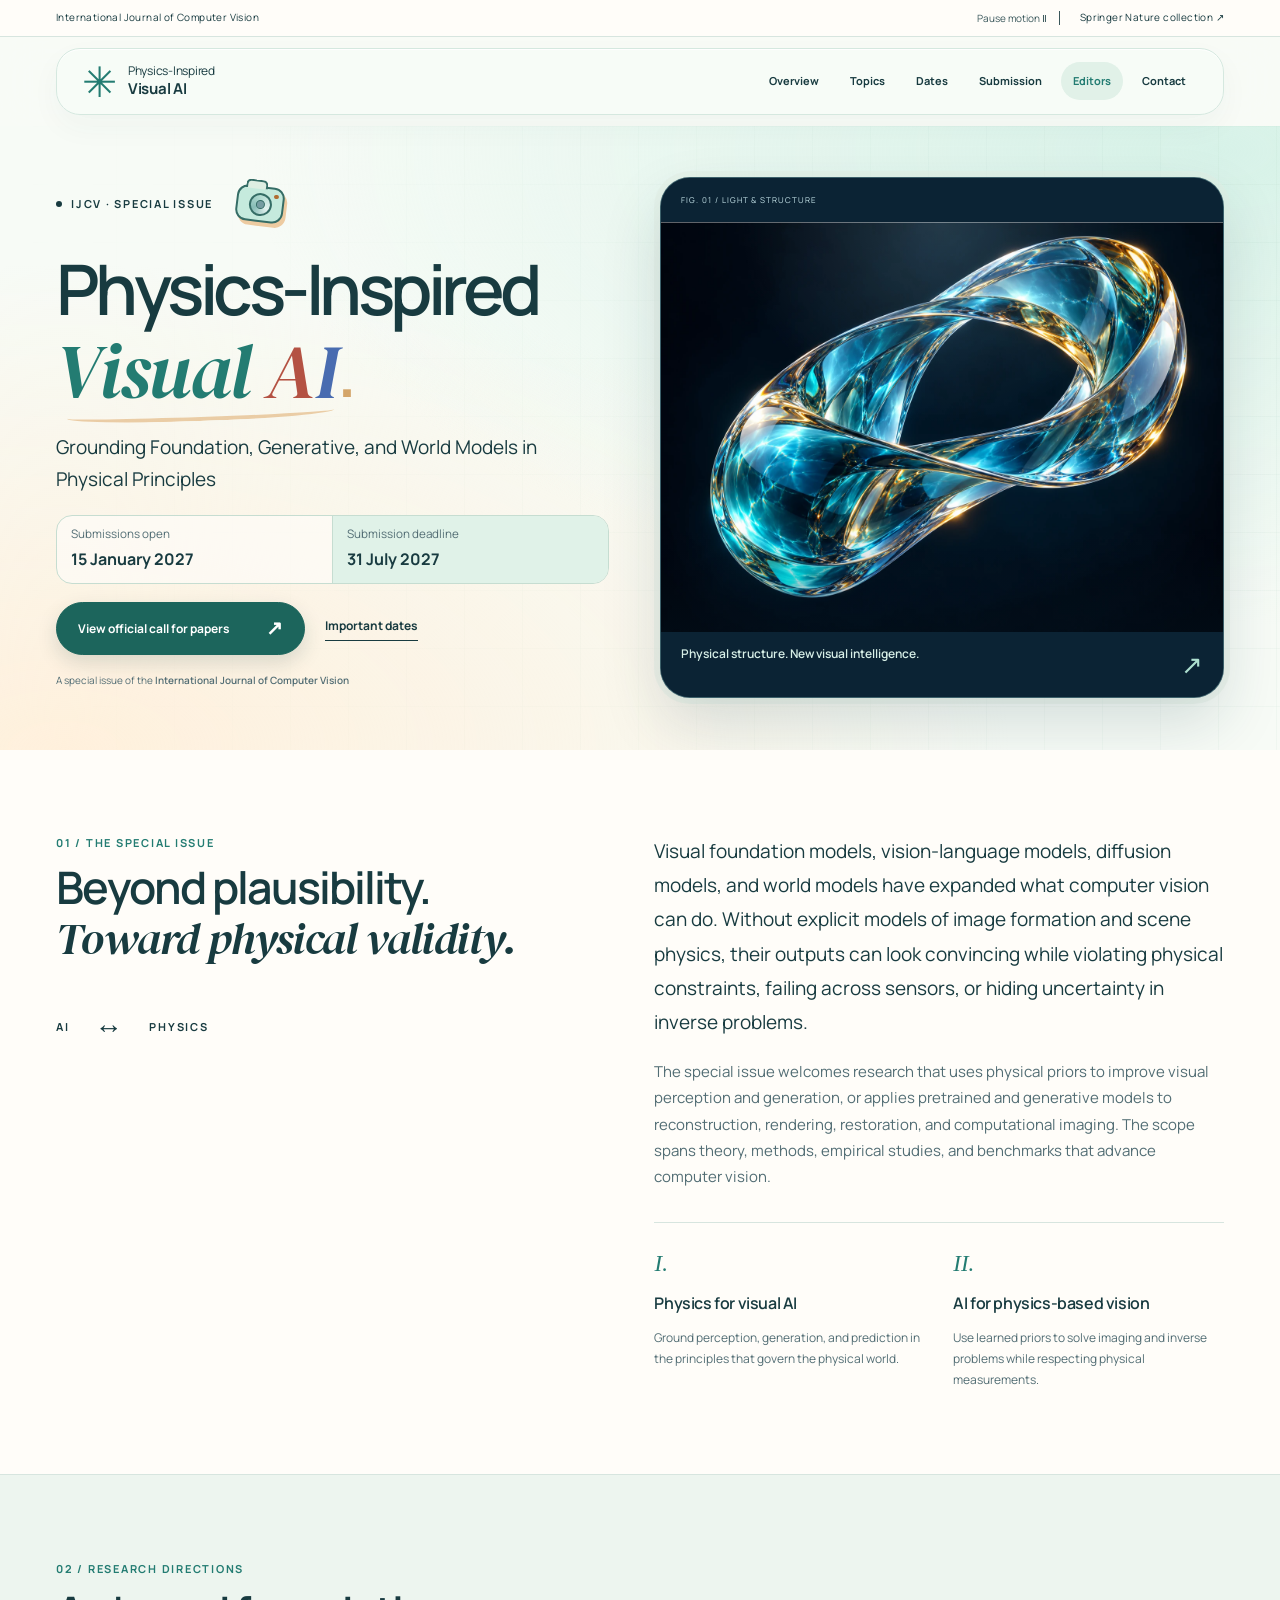
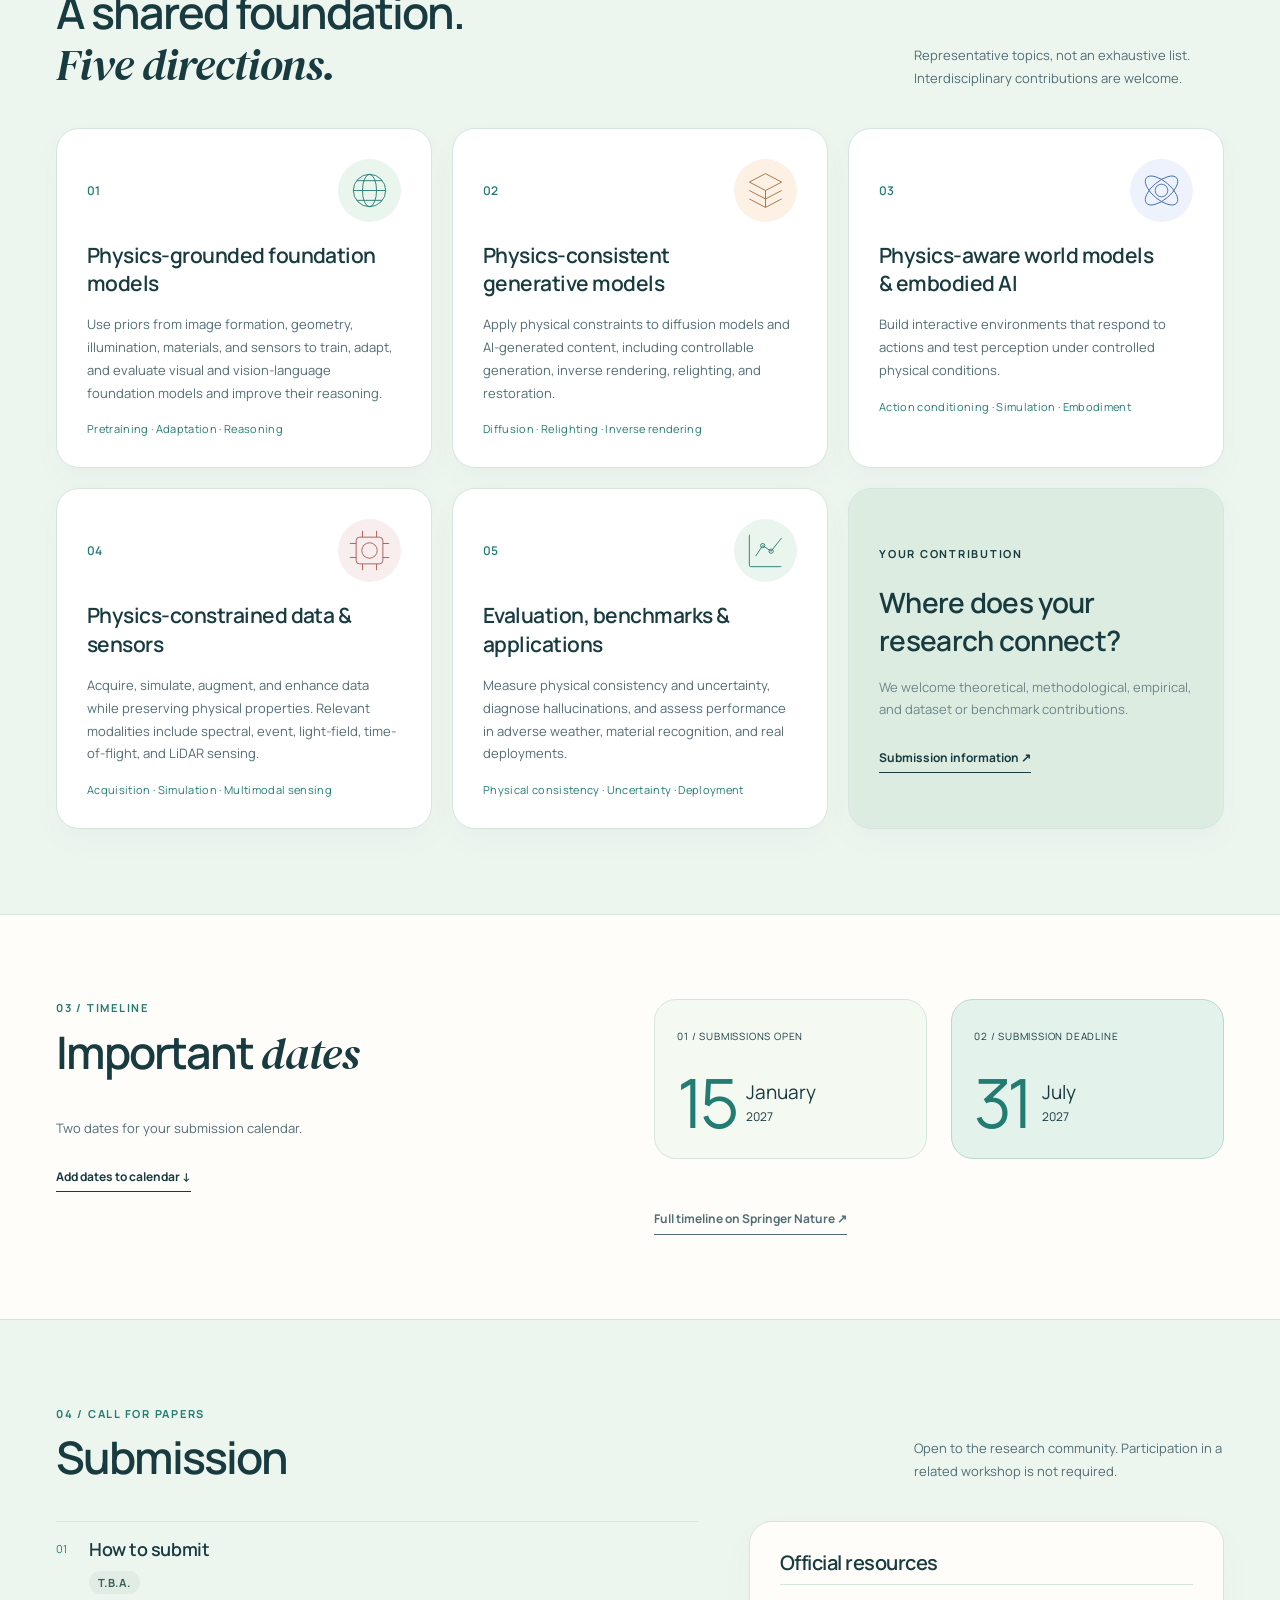
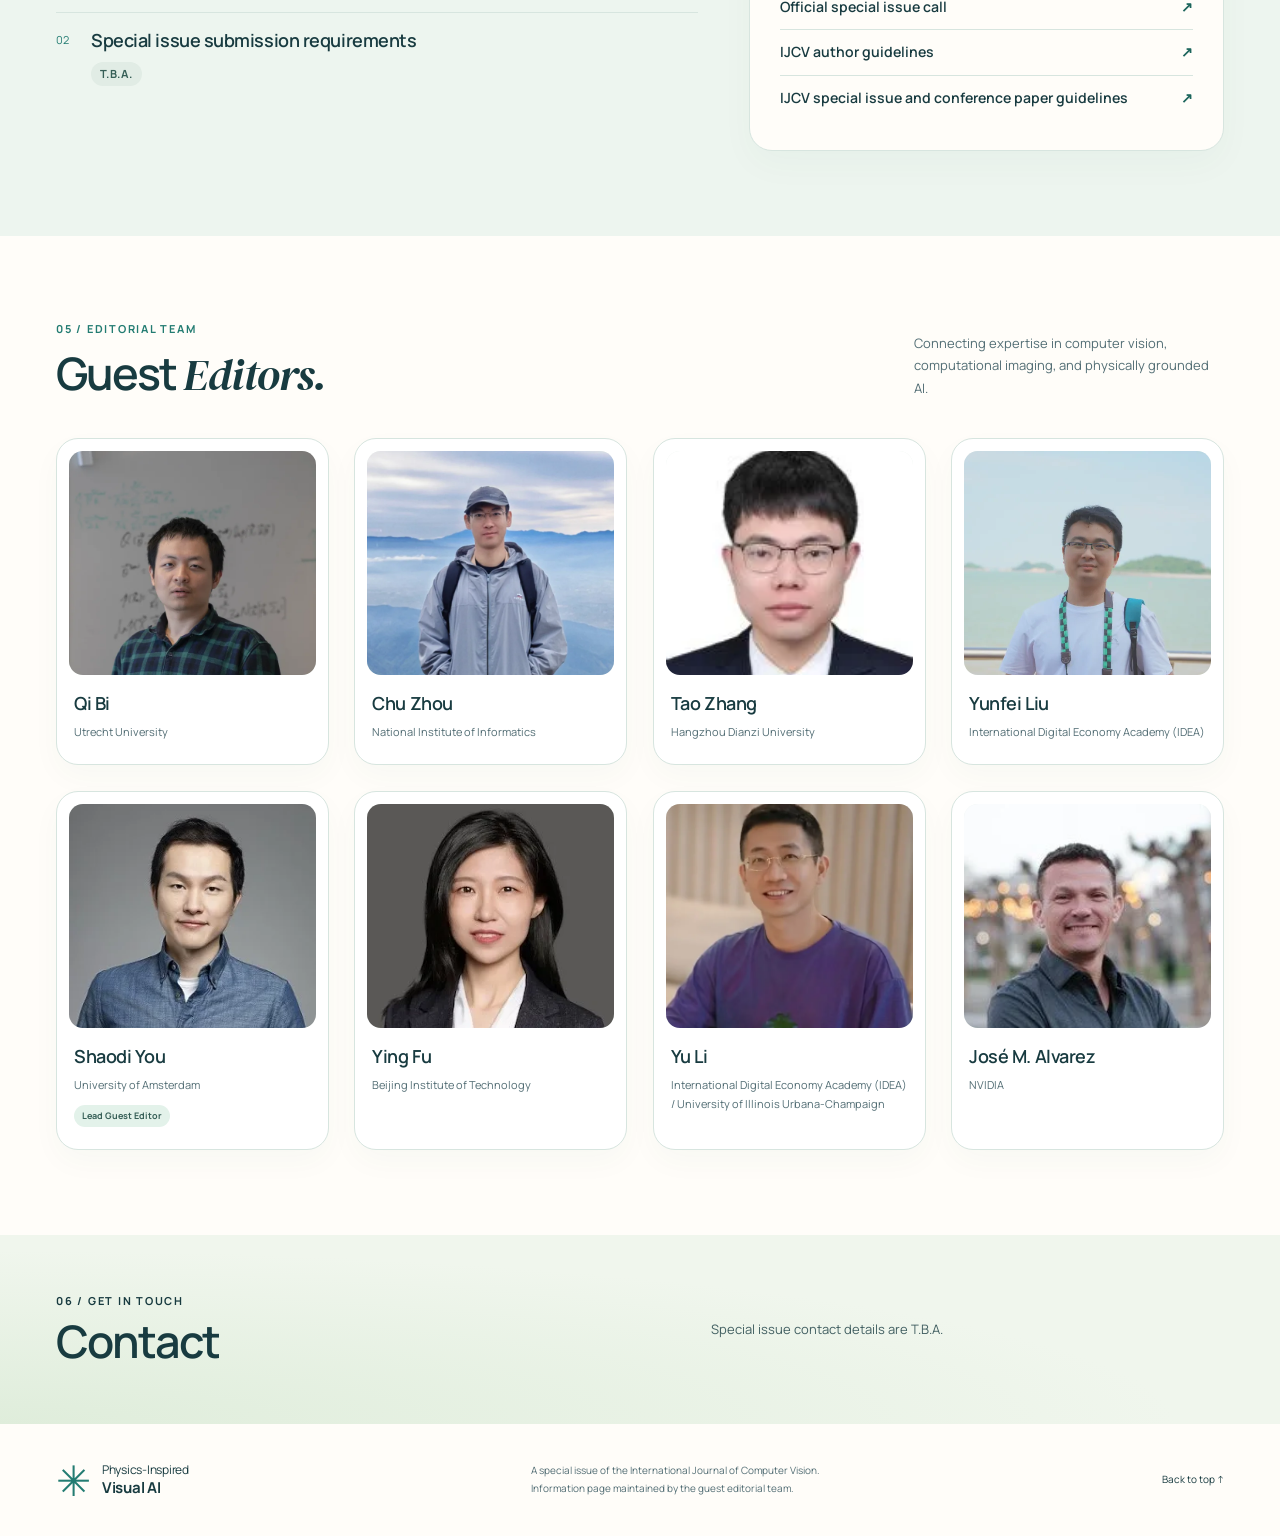
<file: index.html>
<!doctype html>
<html lang="en"><head><meta charset="utf-8"><meta name="viewport" content="width=device-width,initial-scale=1"><meta name="theme-color" content="#f1f8f3"><title>Physics-Inspired Visual AI — Grounding Foundation, Generative, and World Models in Physical Principles | IJCV Special Issue</title><meta name="description" content="Grounding Foundation, Generative, and World Models in Physical Principles. An IJCV special issue. Submissions: 15 January–31 July 2027."><meta property="og:title" content="Physics-Inspired Visual AI — Grounding Foundation, Generative, and World Models in Physical Principles | IJCV Special Issue"><meta property="og:description" content="Grounding Foundation, Generative, and World Models in Physical Principles. Submission deadline: 31 July 2027."><meta property="og:type" content="website">
<link rel="canonical" href="https://ijcv-pivai.github.io/">
<meta property="og:url" content="https://ijcv-pivai.github.io/">
<meta property="og:image" content="https://ijcv-pivai.github.io/assets/si/share-card.png">
<meta property="og:image:width" content="1200">
<meta property="og:image:height" content="630">
<meta property="og:image:alt" content="Physics-Inspired Visual AI, an IJCV special issue. Submissions open 15 January and close 31 July 2027.">
<meta name="twitter:card" content="summary_large_image"><link rel="icon" href="assets/si/favicon.svg" type="image/svg+xml"><link rel="stylesheet" href="assets/si/base.css"><link rel="stylesheet" href="assets/style.css?v=mint-r2"><link rel="stylesheet" href="assets/si/motion.css"><script defer src="assets/si/main.js"></script><script defer src="assets/si/motion.js"></script></head>
<body class="theme-mint" id="top"><a class="skip-link" href="#main">Skip to content</a><div class="journal-bar"><div class="wrap"><span>International Journal of Computer Vision</span><div class="journal-tools"><button class="motion-toggle" type="button" hidden aria-pressed="false">Pause motion <span aria-hidden="true">Ⅱ</span></button><a href="https://link.springer.com/collections/fbibcijcjg">Springer Nature collection <span aria-hidden="true">↗</span></a></div></div></div><header class="site-header"><span class="reading-progress" aria-hidden="true"></span><div class="wrap nav-row"><a class="brand" href="#top" aria-label="Physics-Inspired Visual AI home"><span class="brand-symbol" aria-hidden="true">✳</span><span>Physics-Inspired<br><strong>Visual AI</strong></span></a><button class="menu-toggle" type="button" aria-expanded="false" aria-controls="main-nav" hidden>Menu <span aria-hidden="true">+</span></button><nav id="main-nav" aria-label="Main navigation"><a href="#overview">Overview</a><a href="#topics">Topics</a><a href="#dates">Dates</a><a href="#submission">Submission</a><a href="#editors">Editors</a><a href="#contact">Contact</a></nav></div></header><main id="main"><section class="hero" aria-labelledby="hero-title"><div class="wrap hero-grid">
      <div class="hero-copy"><div class="hero-kicker"><p class="eyebrow"><span class="status-dot"></span> IJCV · Special Issue</p><span class="camera-buddy" aria-hidden="true"><span class="camera-lens"></span><span class="camera-flash"></span></span></div>
      <h1 id="hero-title" aria-label="Physics-Inspired Visual AI">Physics-Inspired<br><em>Visual <span class="ai-word"><span>A</span><span>I</span></span></em><span class="title-period">.</span></h1>
      <p class="hero-subtitle">Grounding Foundation, Generative, and World Models in Physical Principles</p><dl class="hero-dates" aria-label="Submission dates">
        <div><dt>Submissions open</dt><dd><time datetime="2027-01-15">15 January 2027</time></dd></div>
        <div><dt>Submission deadline</dt><dd><time datetime="2027-07-31">31 July 2027</time></dd></div>
      </dl>
      <div class="hero-actions">
        <a class="button" href="https://link.springer.com/collections/fbibcijcjg">View official call for papers <span aria-hidden="true">↗</span></a>
        <a class="text-link" href="#dates">Important dates</a>
      </div>
      <p class="hero-journal">A special issue of the <strong>International Journal of Computer Vision</strong></p></div><figure class="hero-art"><div class="art-corner">FIG. 01 / LIGHT & STRUCTURE</div><div class="art-surface" data-depth><img src="assets/images/optical-sculpture-v1.webp" width="1400" height="1050" alt="An abstract glass loop with cyan and amber reflections, an optics-inspired artwork."><span class="optical-glint" aria-hidden="true"></span></div><figcaption><span>Physical structure. New visual intelligence.</span><span class="art-mark" aria-hidden="true">↗</span></figcaption></figure>
    </div></section>

    <section class="section overview-section" id="overview"><div class="wrap overview-grid"><div><div class="section-heading"><div><p class="eyebrow">01 / The special issue</p><h2>Beyond plausibility.<br><em>Toward physical validity.</em></h2></div></div><div class="overview-index" aria-hidden="true">AI <span>↔</span> PHYSICS</div></div><div class="overview-copy"><p class="lead">Visual foundation models, vision-language models, diffusion models, and world models have expanded what computer vision can do. Without explicit models of image formation and scene physics, their outputs can look convincing while violating physical constraints, failing across sensors, or hiding uncertainty in inverse problems.</p><p>The special issue welcomes research that uses physical priors to improve visual perception and generation, or applies pretrained and generative models to reconstruction, rendering, restoration, and computational imaging. The scope spans theory, methods, empirical studies, and benchmarks that advance computer vision.</p><div class="research-pair"><article><span>I.</span><h3>Physics for visual AI</h3><p>Ground perception, generation, and prediction in the principles that govern the physical world.</p></article><article><span>II.</span><h3>AI for physics-based vision</h3><p>Use learned priors to solve imaging and inverse problems while respecting physical measurements.</p></article></div></div></div></section>

    <section class="section topics-section" id="topics"><div class="wrap"><div class="section-heading"><div><p class="eyebrow">02 / Research directions</p><h2>A shared foundation.<br><em>Five directions.</em></h2></div><p class=section-note>Representative topics, not an exhaustive list. Interdisciplinary contributions are welcome.</p></div><div class="topic-grid"><article class="topic"><div class="topic-top"><span class="topic-number">01</span><svg viewBox="0 0 64 64" fill="none" stroke="currentColor" stroke-width="1.3" aria-hidden="true"><circle cx="32" cy="32" r="23"/><ellipse cx="32" cy="32" rx="10" ry="23"/><path d="M9 32h46M14 18h36M14 46h36"/></svg></div><div class="topic-copy"><h3>Physics-grounded foundation models</h3><p>Use priors from image formation, geometry, illumination, materials, and sensors to train, adapt, and evaluate visual and vision-language foundation models and improve their reasoning.</p><span class="topic-tags">Pretraining · Adaptation · Reasoning</span></div></article><article class="topic"><div class="topic-top"><span class="topic-number">02</span><svg viewBox="0 0 64 64" fill="none" stroke="currentColor" stroke-width="1.3" aria-hidden="true"><path d="m9 20 23-12 23 12-23 12Zm0 12 23 12 23-12M9 44l23 12 23-12M32 32v24"/></svg></div><div class="topic-copy"><h3>Physics-consistent generative models</h3><p>Apply physical constraints to diffusion models and AI-generated content, including controllable generation, inverse rendering, relighting, and restoration.</p><span class="topic-tags">Diffusion · Relighting · Inverse rendering</span></div></article><article class="topic"><div class="topic-top"><span class="topic-number">03</span><svg viewBox="0 0 64 64" fill="none" stroke="currentColor" stroke-width="1.3" aria-hidden="true"><circle cx="32" cy="32" r="9"/><ellipse cx="32" cy="32" rx="28" ry="13" transform="rotate(-40 32 32)"/><ellipse cx="32" cy="32" rx="28" ry="13" transform="rotate(40 32 32)"/></svg></div><div class="topic-copy"><h3>Physics-aware world models &amp; embodied AI</h3><p>Build interactive environments that respond to actions and test perception under controlled physical conditions.</p><span class="topic-tags">Action conditioning · Simulation · Embodiment</span></div></article><article class="topic"><div class="topic-top"><span class="topic-number">04</span><svg viewBox="0 0 64 64" fill="none" stroke="currentColor" stroke-width="1.3" aria-hidden="true"><rect x="13" y="13" width="38" height="38" rx="5"/><circle cx="32" cy="32" r="11"/><path d="M22 4v9M42 4v9M22 51v9M42 51v9M4 22h9M4 42h9M51 22h9M51 42h9"/></svg></div><div class="topic-copy"><h3>Physics-constrained data &amp; sensors</h3><p>Acquire, simulate, augment, and enhance data while preserving physical properties. Relevant modalities include spectral, event, light-field, time-of-flight, and LiDAR sensing.</p><span class="topic-tags">Acquisition · Simulation · Multimodal sensing</span></div></article><article class="topic"><div class="topic-top"><span class="topic-number">05</span><svg viewBox="0 0 64 64" fill="none" stroke="currentColor" stroke-width="1.3" aria-hidden="true"><path d="M9 8v47h47M18 40l10-15 12 8 15-19"/><circle cx="28" cy="25" r="3"/><circle cx="40" cy="33" r="3"/></svg></div><div class="topic-copy"><h3>Evaluation, benchmarks &amp; applications</h3><p>Measure physical consistency and uncertainty, diagnose hallucinations, and assess performance in adverse weather, material recognition, and real deployments.</p><span class="topic-tags">Physical consistency · Uncertainty · Deployment</span></div></article><aside class="topic invitation"><span class="eyebrow">Your contribution</span><h3>Where does your<br>research connect?</h3><p>We welcome theoretical, methodological, empirical, and dataset or benchmark contributions.</p><a class="text-link" href="#submission">Submission information <span aria-hidden="true">↗</span></a></aside></div></div></section>
    <section class="section dates-section" id="dates"><div class="wrap dates-grid"><div><div class="section-heading"><div><p class="eyebrow">03 / Timeline</p><h2>Important <em>dates</em></h2></div></div><p>Two dates for your submission calendar.</p><a class="text-link" href="assets/si/submission-dates.ics" download>Add dates to calendar <span aria-hidden="true">↓</span></a></div><div class="date-list"><article class="date-item"><span class="date-label">01 / Submissions open</span><time datetime="2027-01-15"><span class="date-day">15</span><span>January<small>2027</small></span></time></article><article class="date-item deadline"><span class="date-label">02 / Submission deadline</span><time datetime="2027-07-31"><span class="date-day">31</span><span>July<small>2027</small></span></time></article><p class="date-footnote"><a class="text-link" href="https://link.springer.com/collections/fbibcijcjg">Full timeline on Springer Nature <span aria-hidden="true">↗</span></a></p></div></div></section>
    <section class="section submission-section" id="submission"><div class="wrap"><div class="section-heading"><div><p class="eyebrow">04 / Call for papers</p><h2>Submission</h2></div><p class=section-note>Open to the research community. Participation in a related workshop is not required.</p></div><div class="submission-grid">
  <div class="submission-main">
    <ol class="submission-steps">
      <li><span>01</span><div><h3>How to submit</h3><p class="submission-status">T.B.A.</p></div></li>
      <li><span>02</span><div><h3>Special issue submission requirements</h3><p class="submission-status">T.B.A.</p></div></li>
    </ol>
  </div>
  <aside class="submission-aside">
    <h3>Official resources</h3>
    <ul class="resource-links">
      <li><a href="https://link.springer.com/collections/fbibcijcjg">Official special issue call <span aria-hidden="true">↗</span></a></li>
      <li><a href="https://link.springer.com/journal/11263/submission-guidelines">IJCV author guidelines <span aria-hidden="true">↗</span></a></li>
      <li><a href="https://link.springer.com/journal/11263/updates/17308948">IJCV special issue and conference paper guidelines <span aria-hidden="true">↗</span></a></li>
    </ul>
  </aside>
</div></div></section>
    <section class="section editors-section" id="editors"><div class="wrap"><div class="section-heading"><div><p class="eyebrow">05 / Editorial team</p><h2>Guest <em>Editors.</em></h2></div><p class=section-note>Connecting expertise in computer vision, computational imaging, and physically grounded AI.</p></div><div class="editor-grid"><article class="editor"><div class="portrait"><img src="assets/si/people/qi-bi.webp" width="640" height="640" alt="Portrait of Qi Bi" loading="lazy"></div><div class="editor-info"><h3>Qi Bi</h3><p>Utrecht University</p></div></article><article class="editor"><div class="portrait"><img src="assets/si/people/chu-zhou.webp" width="640" height="640" alt="Portrait of Chu Zhou" loading="lazy"></div><div class="editor-info"><h3>Chu Zhou</h3><p>National Institute of Informatics</p></div></article><article class="editor"><div class="portrait"><img src="assets/si/people/tao-zhang.webp" width="160" height="239" alt="Portrait of Tao Zhang" loading="lazy"></div><div class="editor-info"><h3>Tao Zhang</h3><p>Hangzhou Dianzi University</p></div></article><article class="editor"><div class="portrait"><img src="assets/si/people/yunfei-liu.webp" width="493" height="640" alt="Portrait of Yunfei Liu" loading="lazy"></div><div class="editor-info"><h3>Yunfei Liu</h3><p>International Digital Economy Academy (IDEA)</p></div></article><article class="editor"><div class="portrait"><img src="assets/si/people/shaodi-you.webp" width="263" height="369" alt="Portrait of Shaodi You" loading="lazy"></div><div class="editor-info"><h3>Shaodi You</h3><p>University of Amsterdam</p><span class=editor-role>Lead Guest Editor</span></div></article><article class="editor"><div class="portrait"><img src="assets/si/people/ying-fu.webp" width="292" height="294" alt="Portrait of Ying Fu" loading="lazy"></div><div class="editor-info"><h3>Ying Fu</h3><p>Beijing Institute of Technology</p></div></article><article class="editor"><div class="portrait"><img src="assets/si/people/yu-li.webp" width="527" height="527" alt="Portrait of Yu Li" loading="lazy"></div><div class="editor-info"><h3>Yu Li</h3><p>International Digital Economy Academy (IDEA) / University of Illinois Urbana-Champaign</p></div></article><article class="editor"><div class="portrait"><img src="assets/si/people/jose-alvarez.webp" width="218" height="218" alt="Portrait of José M. Alvarez" loading="lazy"></div><div class="editor-info"><h3>José M. Alvarez</h3><p>NVIDIA</p></div></article></div></div></section>
    <section class="contact-section" id="contact">
  <div class="wrap contact-grid">
    <div><p class="eyebrow">06 / Get in touch</p><h2>Contact</h2></div>
    <div class="contact-list"><p>Special issue contact details are T.B.A.</p></div>
  </div>
</section></main><footer><div class="wrap footer-main"><a class="brand" href="#top"><span class="brand-symbol" aria-hidden="true">✳</span><span>Physics-Inspired<br><strong>Visual AI</strong></span></a><p>A special issue of the International Journal of Computer Vision.<br>Information page maintained by the guest editorial team.</p><a href="#top">Back to top ↑</a></div></footer></body></html>
</file>
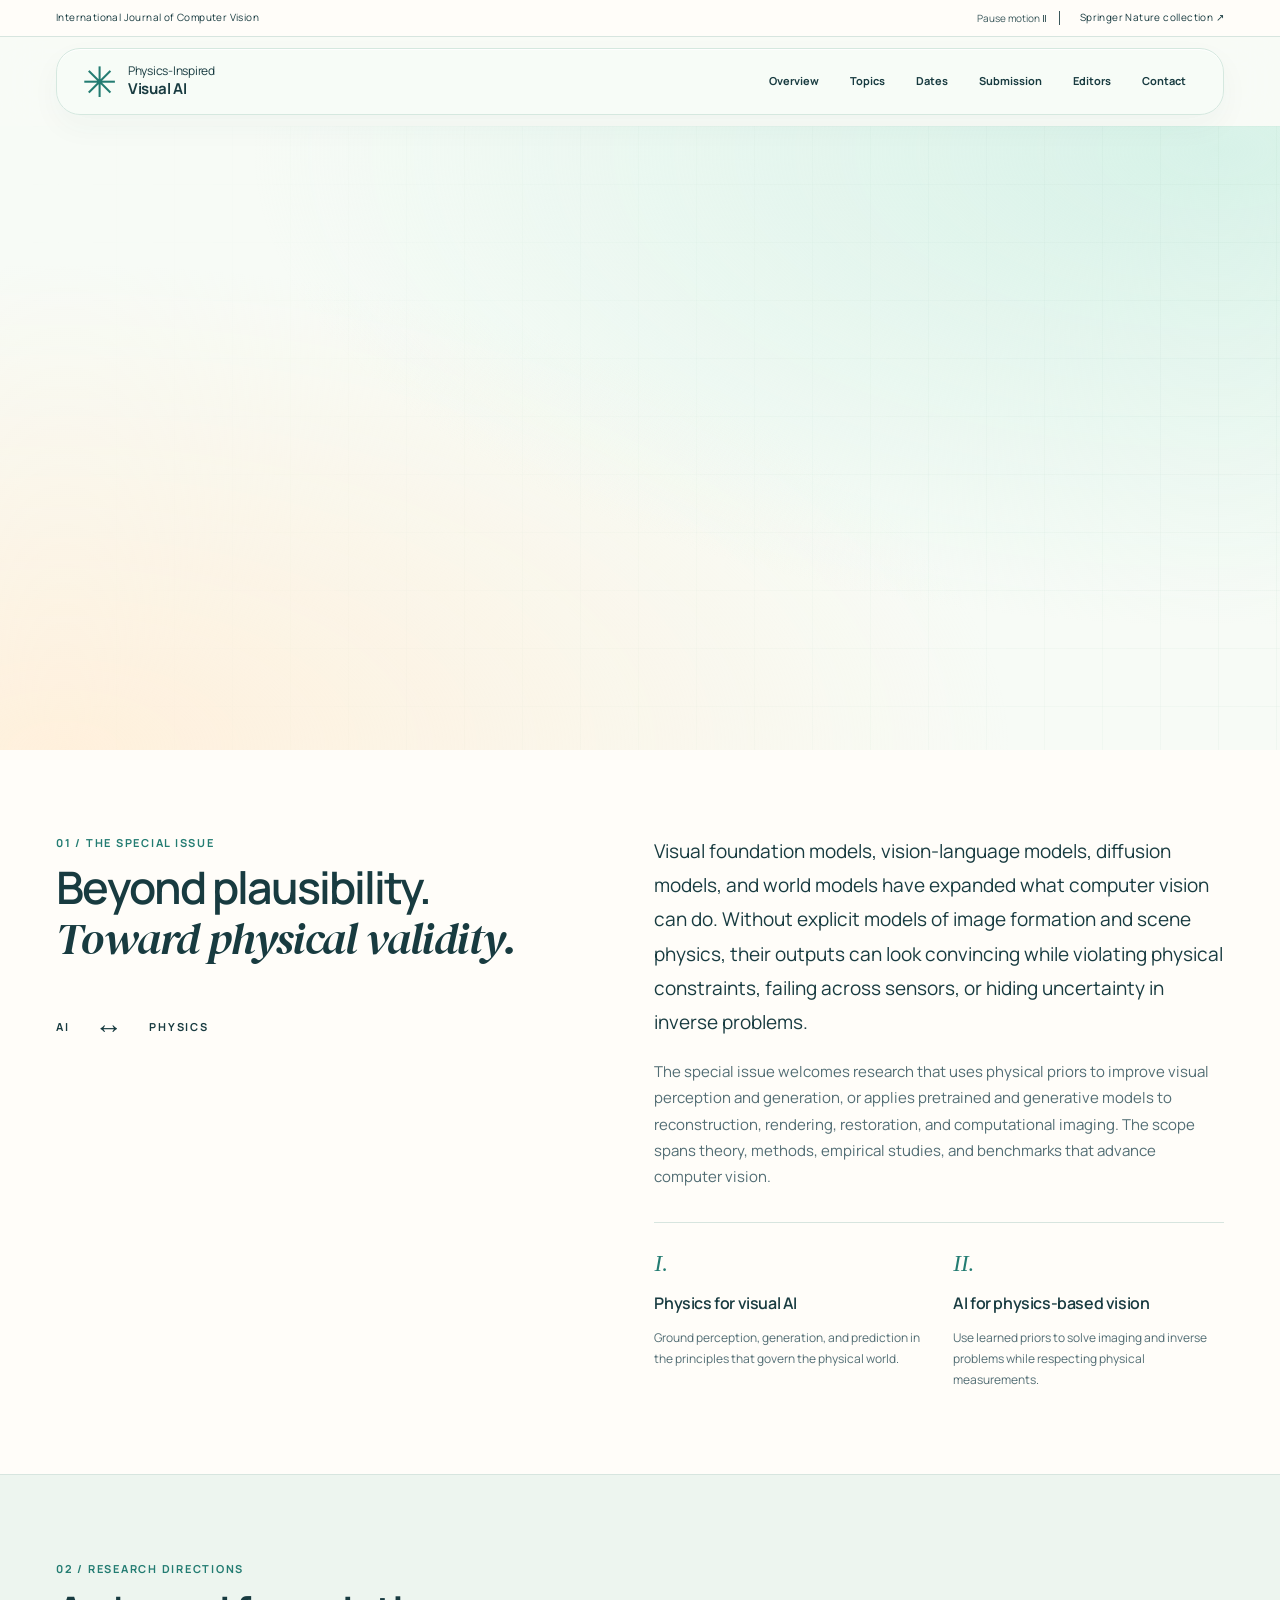
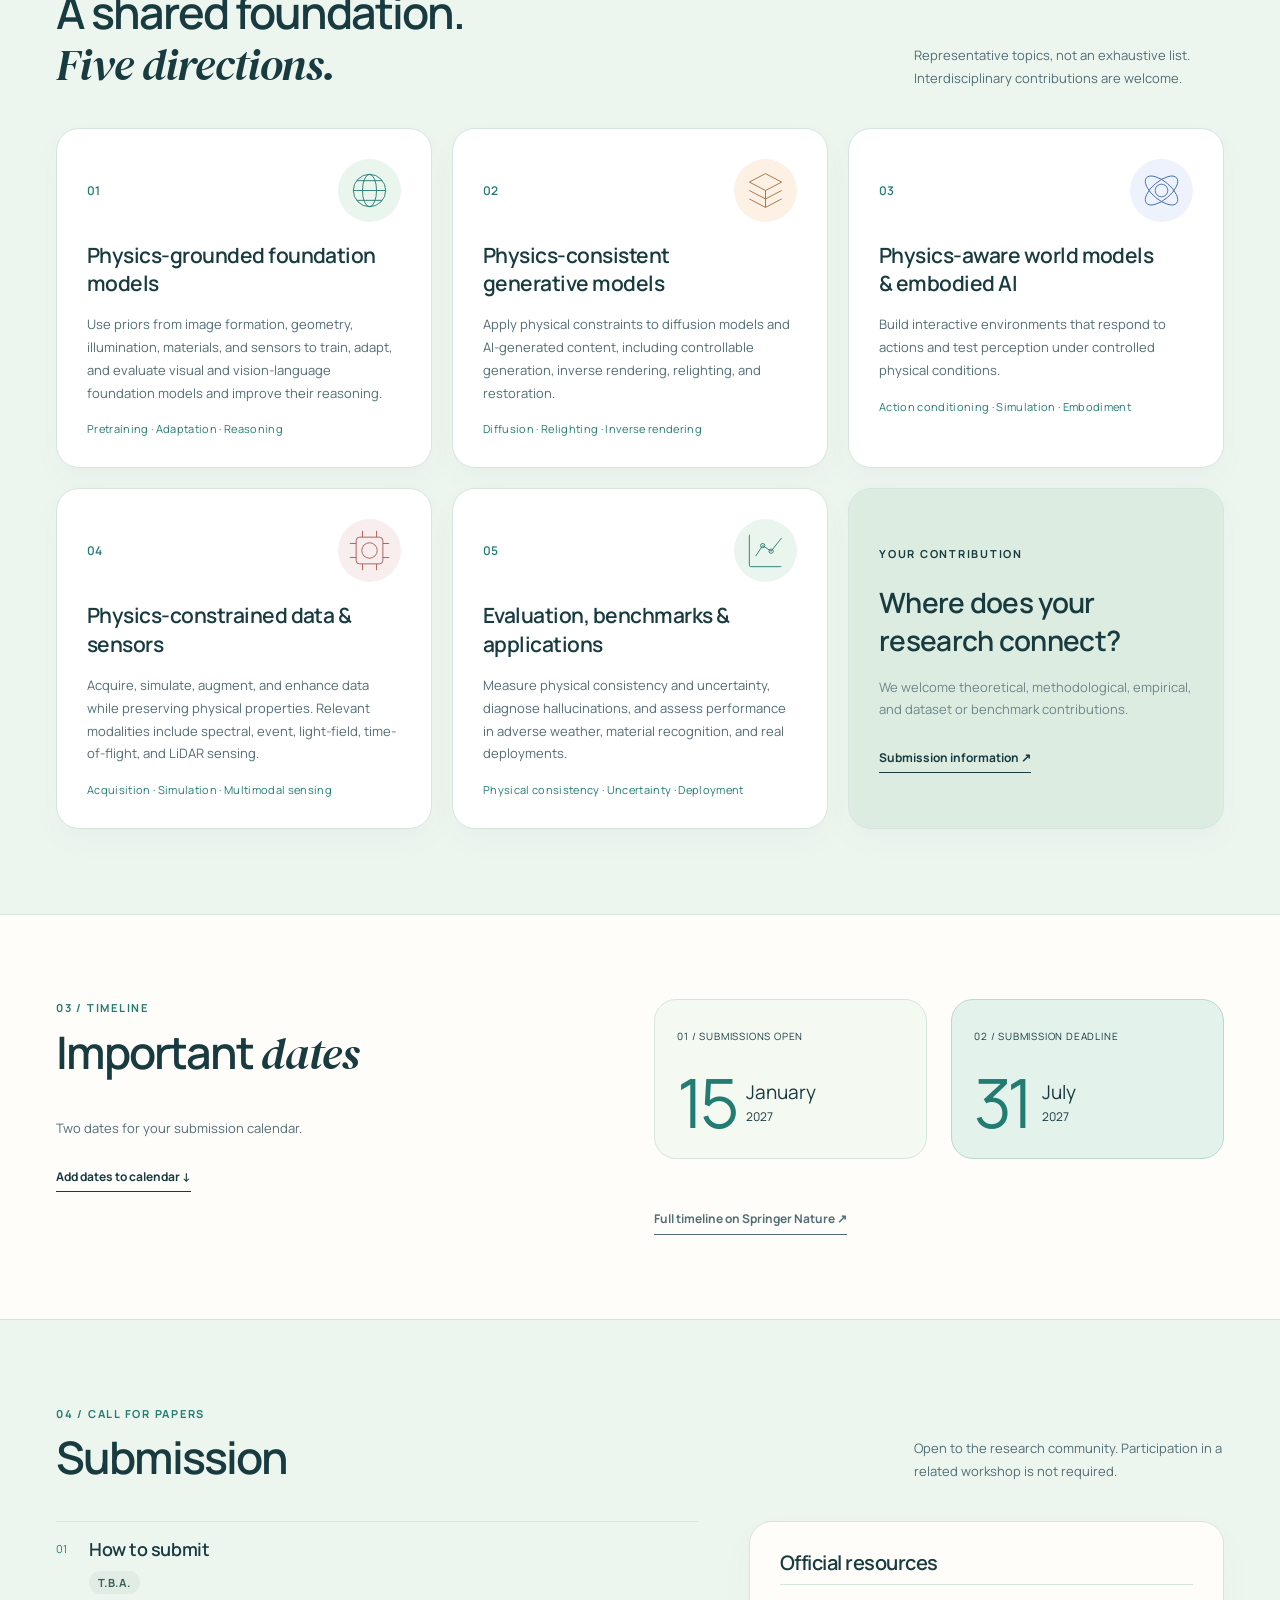
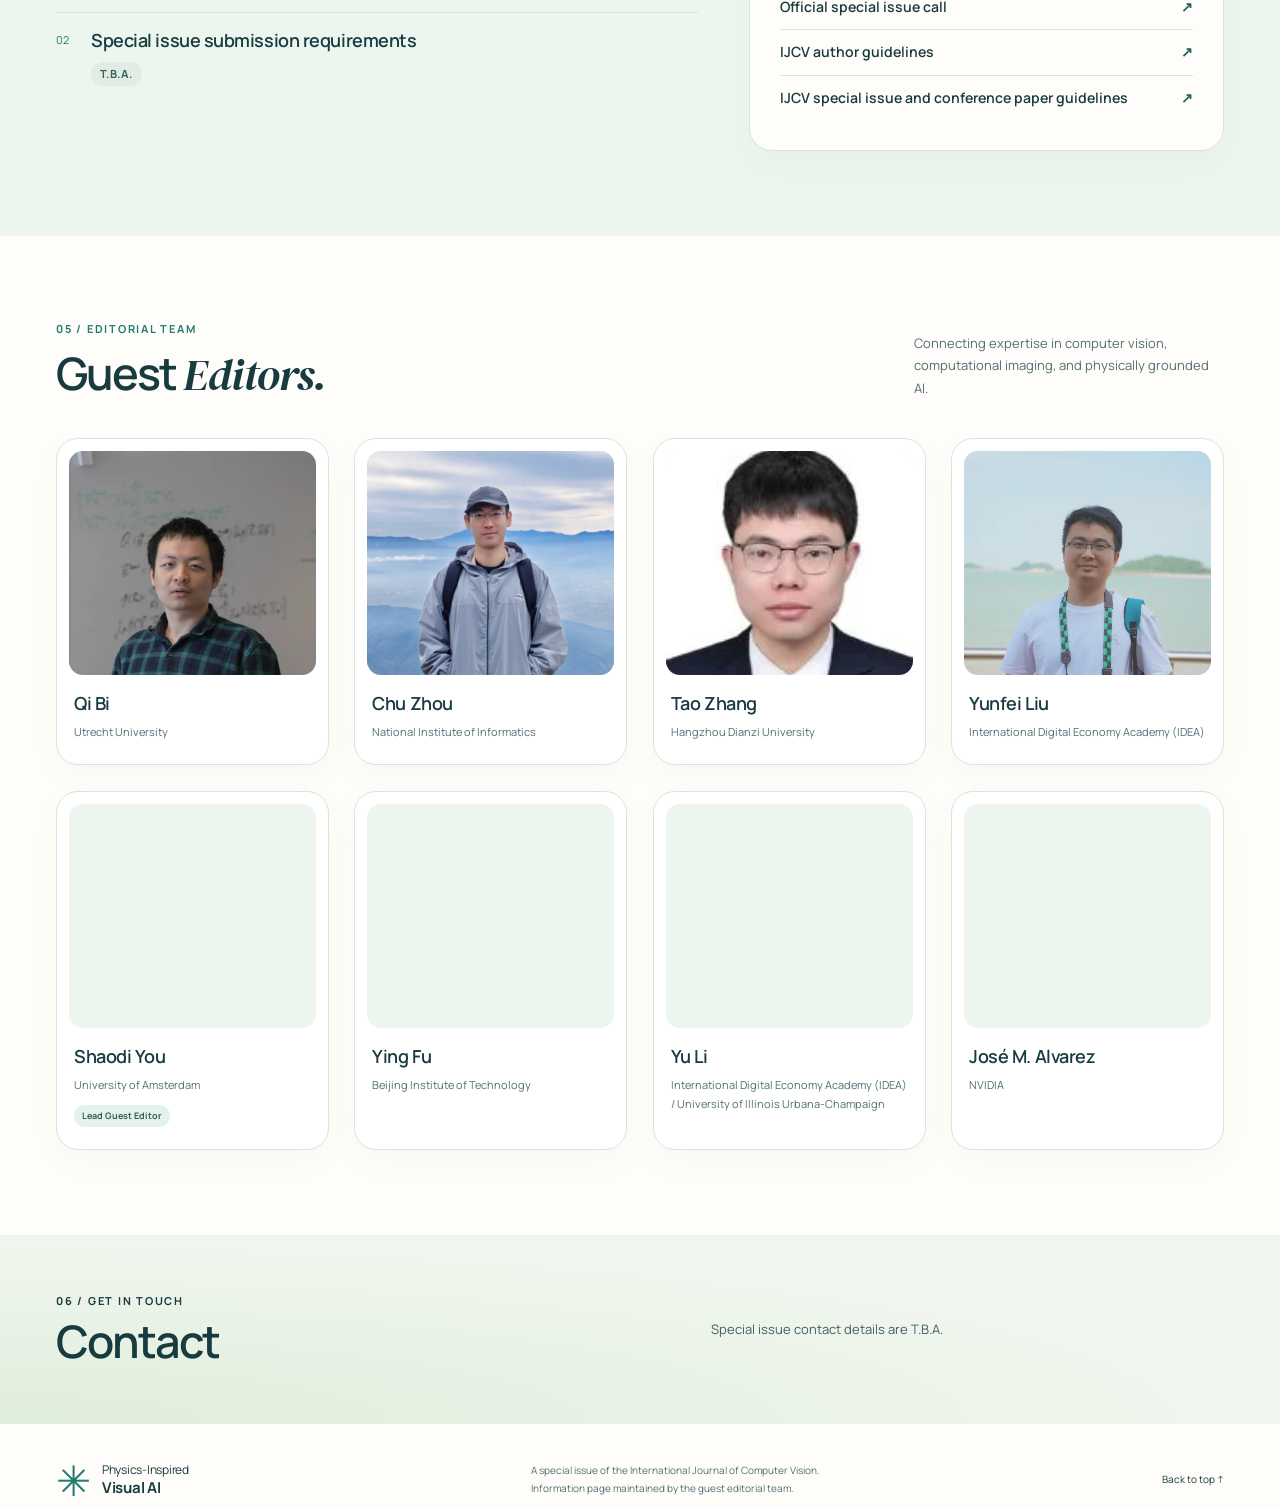
<file: call-for-papers.html>
<!doctype html><html lang="en"><head><meta charset="utf-8"><meta http-equiv="refresh" content="0;url=index.html#submission"><title>IJCV Special Issue</title></head><body><a href="index.html#submission">IJCV Special Issue</a></body></html>
</file>
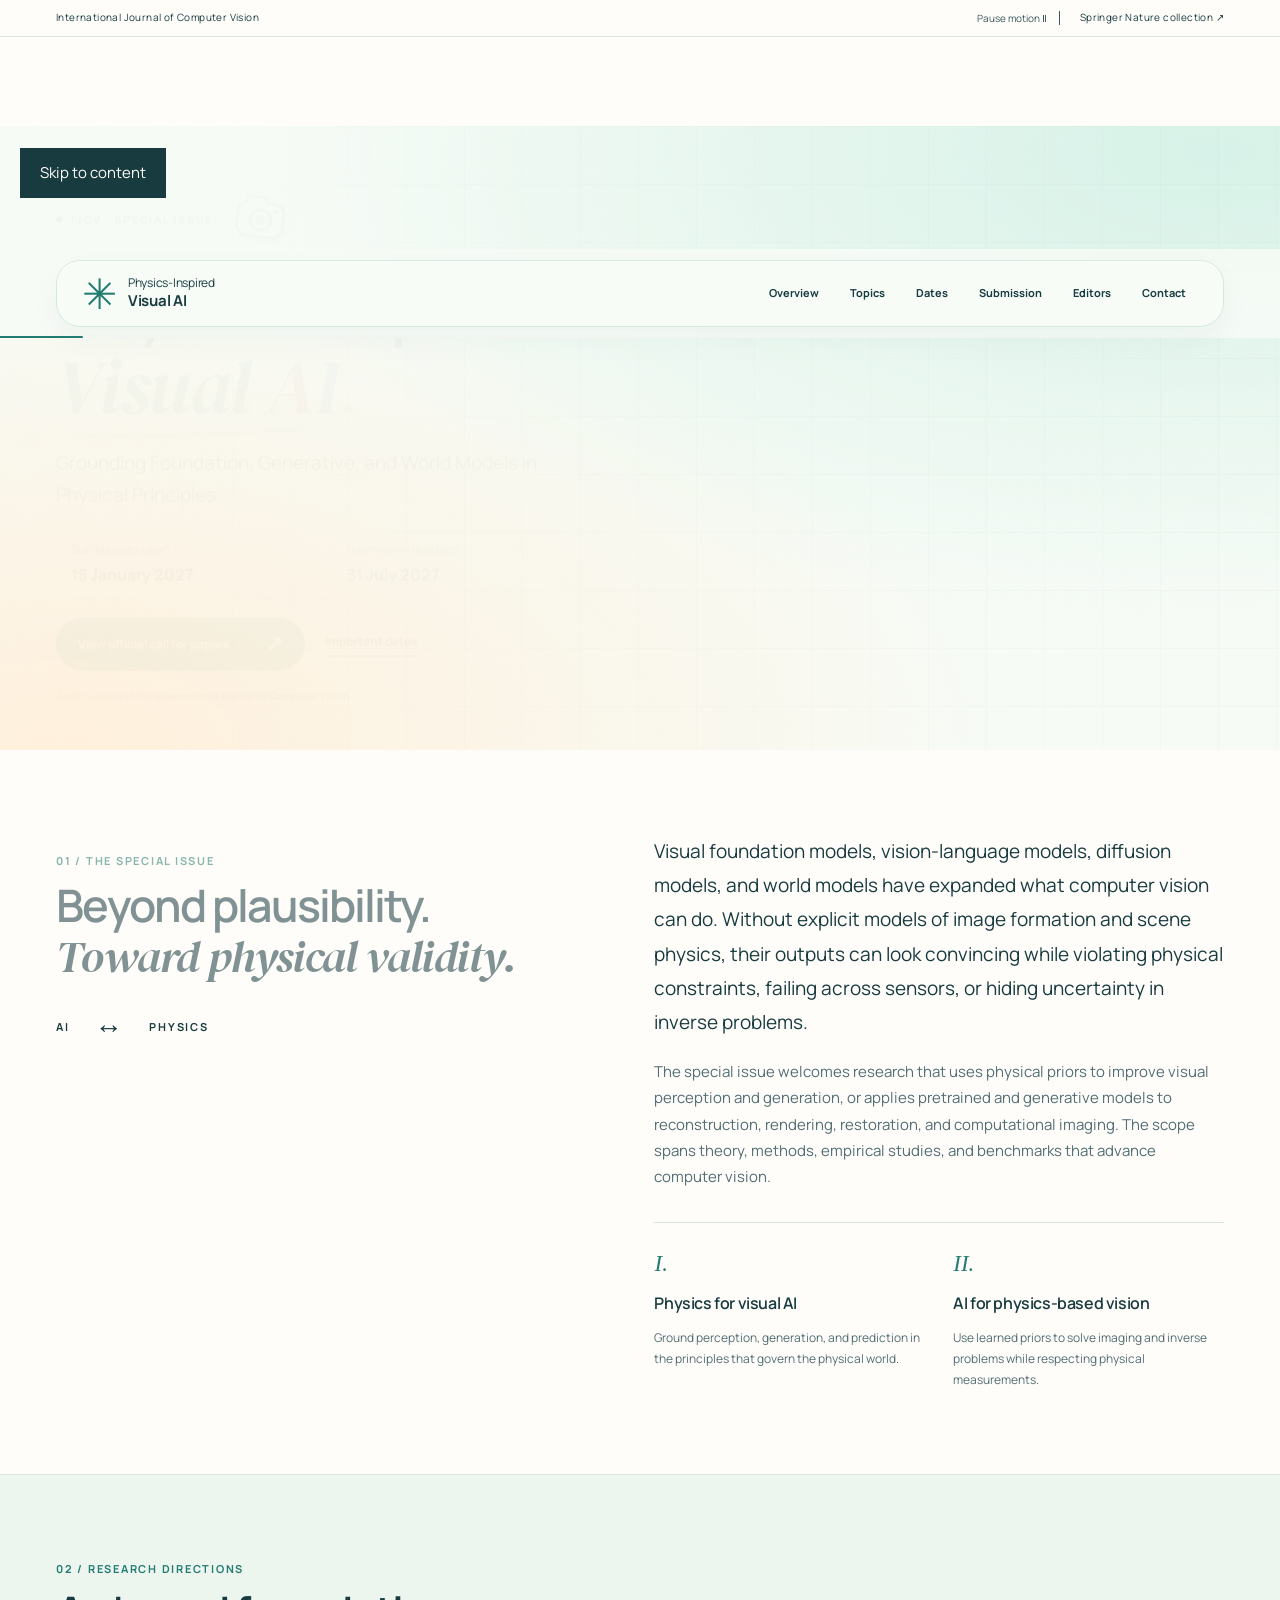
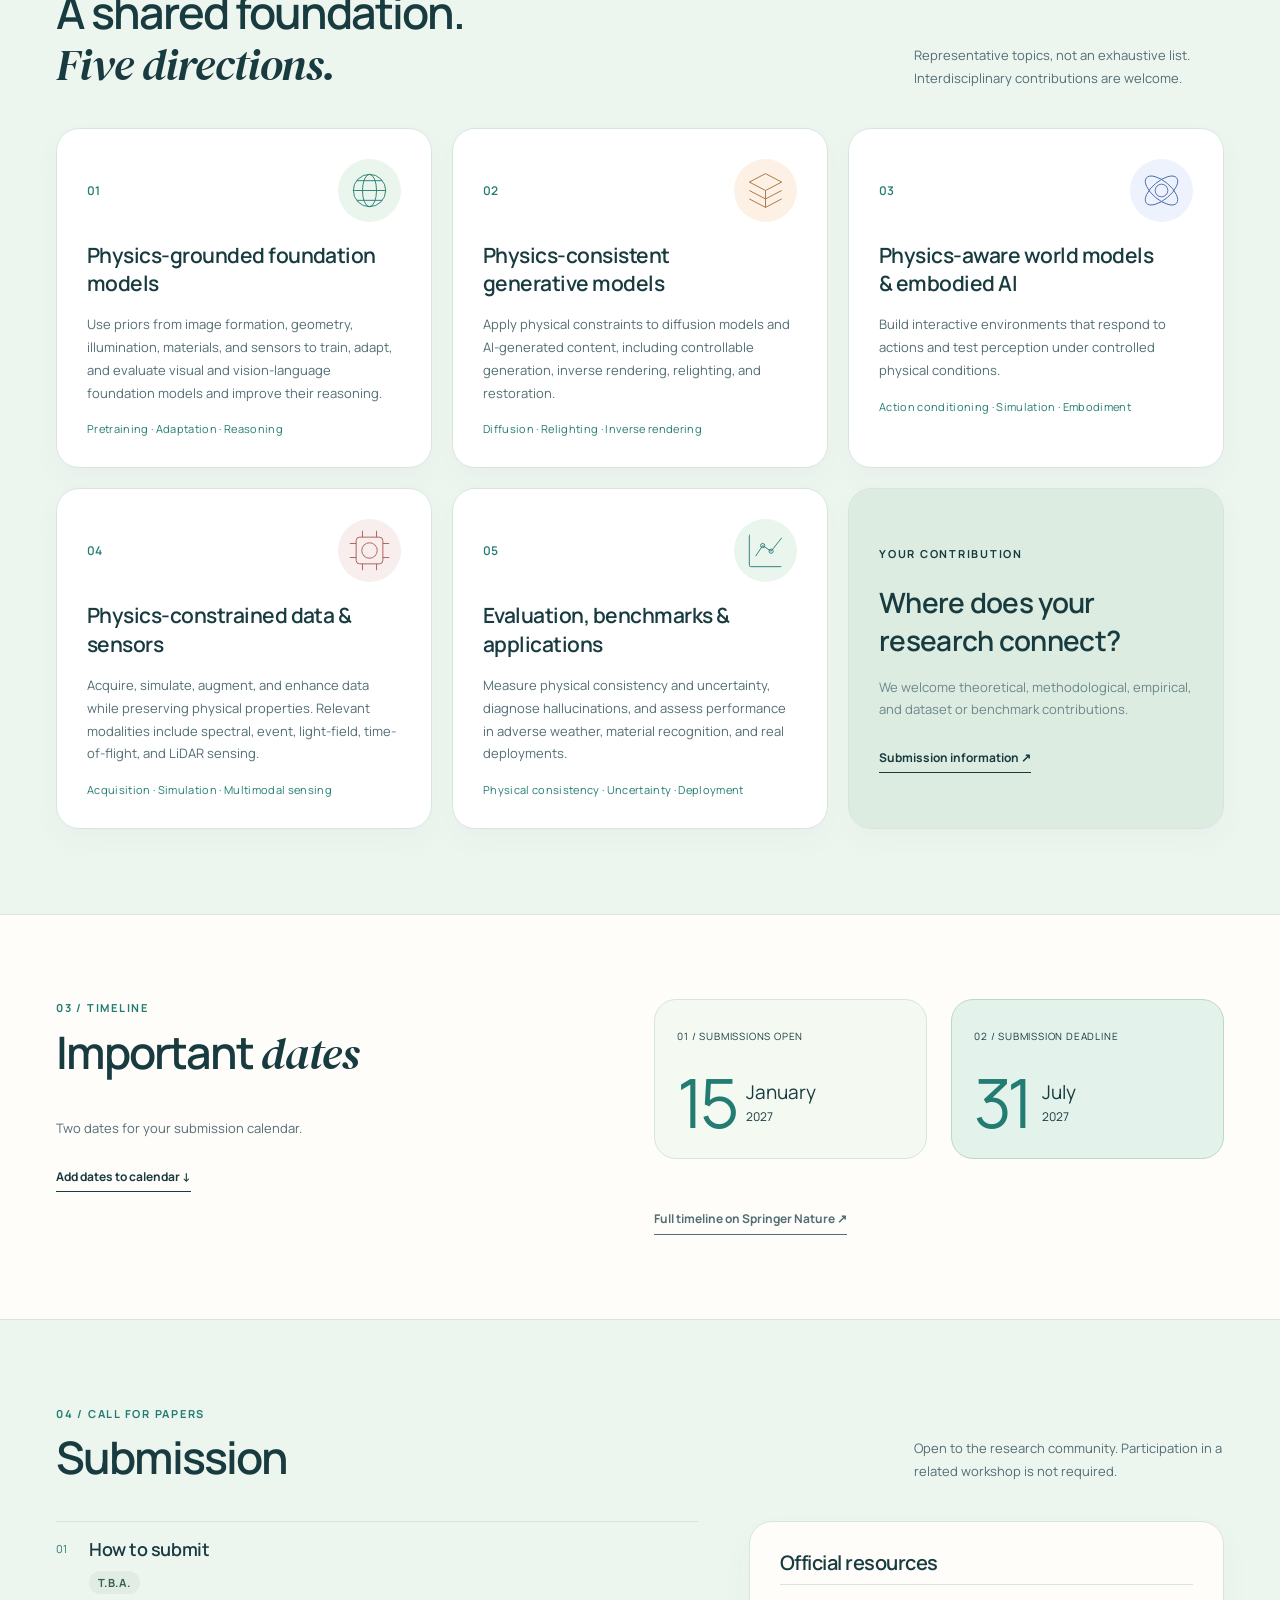
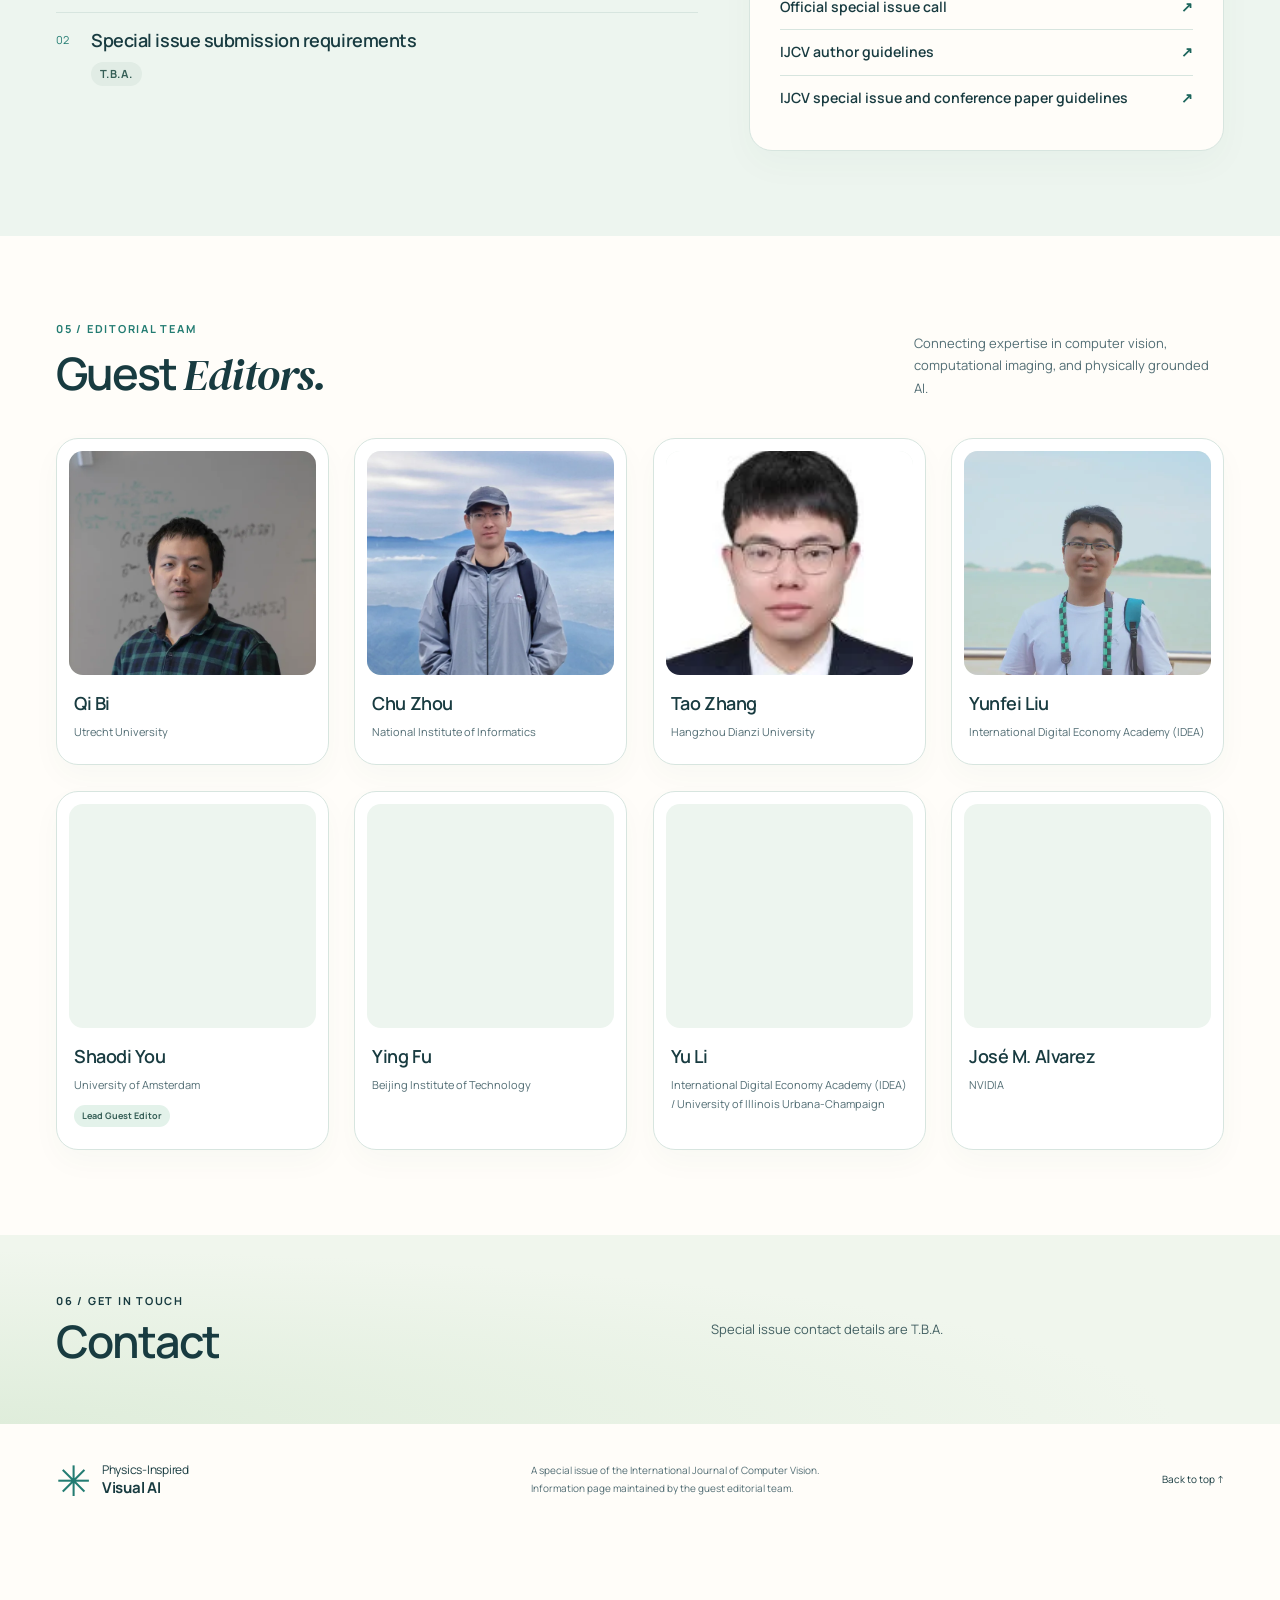
<file: challenge.html>
<!doctype html><html lang="en"><head><meta charset="utf-8"><meta http-equiv="refresh" content="0;url=index.html#overview"><title>IJCV Special Issue</title></head><body><a href="index.html#overview">IJCV Special Issue</a></body></html>
</file>
<file: assets/si/base.css>
@font-face{font-family:Manrope;src:url('../fonts/manrope-regular.ttf') format('truetype');font-weight:400;font-display:swap}@font-face{font-family:Manrope;src:url('../fonts/manrope-semibold.ttf') format('truetype');font-weight:600;font-display:swap}@font-face{font-family:Manrope;src:url('../fonts/manrope-bold.ttf') format('truetype');font-weight:700 900;font-display:swap}@font-face{font-family:'DM Serif';src:url('../fonts/dm-serif-italic.ttf') format('truetype');font-style:italic;font-display:swap}
:root{--paper:#f5faf6;--ink:#153d31;--muted:#52675d;--line:#cddbd1;--accent:#17644b;--tint:#e5efe7;--display:Manrope,sans-serif;--body:Manrope,sans-serif;--measure:1264px}*{box-sizing:border-box}html{scroll-behavior:smooth;scroll-padding-top:110px}body{margin:0;background:var(--paper);color:var(--ink);font-family:var(--body);font-size:15px;line-height:1.75;-webkit-font-smoothing:antialiased}body,button,a{-webkit-tap-highlight-color:transparent}h1,h2,h3,p,figure{margin:0}h1,h2,h3{font-family:var(--display);font-weight:600;line-height:1.12}h1{font-size:clamp(54px,6.3vw,88px);letter-spacing:-.065em}h2{font-size:clamp(34px,3.5vw,48px);letter-spacing:-.045em}h3{font-size:21px;letter-spacing:-.025em}em{font-family:'DM Serif',Georgia,serif;font-weight:400;letter-spacing:-.025em}p+p{margin-top:20px}a{color:inherit;text-decoration:none}a:hover{text-decoration-thickness:1px;text-underline-offset:5px}button{font:inherit;cursor:pointer}button:disabled{cursor:default}a:focus-visible,button:focus-visible,summary:focus-visible{outline:3px solid var(--accent);outline-offset:5px}img{max-width:100%;display:block}svg{display:block}button,a,summary{touch-action:manipulation}::selection{background:var(--ink);color:var(--paper)}.wrap{width:min(var(--measure),calc(100% - 112px));margin:0 auto}.eyebrow{font-size:11px;font-weight:700;text-transform:uppercase;letter-spacing:.16em;line-height:1.6}.small{font-size:12px;color:var(--muted)}.skip-link{position:fixed;top:-100px;left:20px;background:var(--ink);color:var(--paper);padding:12px 20px;z-index:100}.skip-link:focus{top:12px}.journal-bar{border-bottom:1px solid var(--line);font-size:10px;letter-spacing:.04em}.journal-bar .wrap{display:flex;justify-content:space-between;gap:20px;padding-top:9px;padding-bottom:9px}.journal-bar a:hover{text-decoration:underline}.site-header{position:sticky;top:0;z-index:20;background:var(--paper);border-bottom:1px solid var(--line)}.nav-row{min-height:85px;display:flex;align-items:center;justify-content:space-between;gap:24px}.brand{display:flex;gap:11px;align-items:center;line-height:1.3;font-size:12px;letter-spacing:-.02em}.brand strong{font-size:15px;font-weight:700}.brand-symbol{font-size:42px;line-height:1;font-weight:400;color:var(--accent)}#main-nav{display:flex;align-items:center;gap:26px}#main-nav a{font-size:12px;padding:10px 0;position:relative}#main-nav a:after{content:'';position:absolute;bottom:3px;left:0;right:0;height:1px;background:currentColor;transform:scaleX(0);transform-origin:left;transition:transform .2s}#main-nav a:hover:after,#main-nav a[aria-current]:after{transform:scaleX(1)}.menu-toggle{display:none;border:1px solid var(--line);padding:8px 13px;color:var(--ink);background:transparent;font-size:12px}.menu-toggle span{margin-left:14px}.hero{position:relative;overflow:hidden}.hero-grid{position:relative;display:grid;grid-template-columns:1.08fr 1fr;gap:48px;align-items:center;min-height:650px;padding-top:70px;padding-bottom:70px}.hero-copy{position:relative;z-index:2}.hero .eyebrow{margin-bottom:28px;display:flex;align-items:center;gap:9px}.status-dot{width:6px;height:6px;display:inline-block;background:currentColor;border-radius:50%}.hero-subtitle{font-size:19px;line-height:1.65;max-width:510px;margin-top:28px}.hero-actions{display:flex;align-items:center;flex-wrap:wrap;gap:24px;margin-top:32px}.button{display:inline-flex;justify-content:space-between;gap:36px;align-items:center;padding:15px 21px;background:var(--ink);color:var(--paper);font-size:12px;font-weight:700;border:1px solid var(--ink);transition:background .2s,transform .2s}.button span{font-size:20px;line-height:1}.button:hover{background:var(--accent);transform:translateY(-2px)}.text-link{font-size:12px;font-weight:700;border-bottom:1px solid currentColor;padding-bottom:4px;display:inline-block}.text-link:hover{opacity:.75}.hero-journal{font-size:10px;color:var(--muted);margin-top:36px;line-height:1.8}.hero-journal strong{font-weight:600}.hero-art{position:relative;min-width:0}.hero-art img{width:100%;height:auto}.hero-art figcaption{display:flex;justify-content:space-between;gap:20px;font-size:9px;letter-spacing:.08em}.hero-side-label{display:none}.issue-strip{border-top:1px solid var(--line);border-bottom:1px solid var(--line);font-size:11px}.issue-strip .wrap{display:flex;align-items:center;justify-content:space-between;gap:20px;padding-top:21px;padding-bottom:21px}.issue-strip p{margin:0}.issue-strip strong{margin-left:8px}.strip-label{text-transform:uppercase;letter-spacing:.12em;font-size:10px;font-weight:700}.strip-divider{color:var(--muted)}.issue-strip a{font-weight:700}.section{padding:104px 0}.section-heading{display:flex;justify-content:space-between;align-items:flex-end;gap:40px;margin-bottom:46px}.section-heading .eyebrow{margin-bottom:18px;color:var(--accent)}.section-note{max-width:310px;font-size:13px;color:var(--muted)}.overview-grid{display:grid;grid-template-columns:1fr 1.12fr;gap:90px}.overview-grid .section-heading{margin-bottom:38px}.overview-copy>p{color:var(--muted)}.overview-copy .lead,.lead{font-size:19px;line-height:1.8;color:var(--ink)}.overview-index{display:flex;align-items:center;gap:25px;font-size:11px;font-weight:700;letter-spacing:.16em}.overview-index span{font-size:28px;font-weight:400}.research-pair{display:grid;grid-template-columns:1fr 1fr;gap:28px;border-top:1px solid var(--line);margin-top:32px;padding-top:28px}.research-pair article>span{font:italic 23px Georgia,serif;color:var(--accent);display:block;margin-bottom:15px}.research-pair h3{font-size:16px;line-height:1.4;margin-bottom:12px}.research-pair p{font-size:12px;color:var(--muted)}.topics-section{background:var(--tint);border-top:1px solid var(--line);border-bottom:1px solid var(--line)}.topic-grid{display:grid;grid-template-columns:repeat(3,1fr);gap:1px;background:var(--line);border:1px solid var(--line)}.topic{background:var(--paper);padding:30px;min-width:0}.topic-top{display:flex;align-items:center;justify-content:space-between;margin-bottom:33px}.topic-number{font-size:12px;font-weight:600;color:var(--accent)}.topic svg{width:45px;height:45px;color:var(--accent)}.topic h3{font-size:21px;line-height:1.35;max-width:290px}.topic p{font-size:13px;color:var(--muted);margin-top:16px}.topic-tags{display:block;margin-top:24px;font-size:9px;letter-spacing:.03em;color:var(--accent)}.invitation{display:flex;flex-direction:column;justify-content:center;background:var(--ink);color:var(--paper)}.invitation h3{font-size:28px;margin-top:22px}.invitation p{color:inherit;opacity:.8}.invitation .text-link{align-self:flex-start;margin-top:26px}.dates-grid{display:grid;grid-template-columns:1fr 1.12fr;gap:90px}.dates-grid .section-heading{margin-bottom:24px}.dates-grid>div>p{font-size:13px;color:var(--muted)}.dates-grid .text-link{margin-top:26px}.date-list{display:grid;grid-template-columns:1fr 1fr;align-content:start;gap:24px}.date-item{border-top:1px solid var(--ink);padding-top:20px}.date-label{font-size:10px;letter-spacing:.08em;text-transform:uppercase}.date-item time{display:flex;gap:16px;align-items:center;margin-top:20px;font-size:19px;line-height:1.4}.date-day{font-size:82px;letter-spacing:-.07em;line-height:1}.date-item time small{display:block;font-size:12px;margin-top:4px}.date-footnote{grid-column:1/-1;font-size:11px;line-height:1.7;color:var(--muted);margin-top:0}.submission-section{border-top:1px solid var(--line);background:var(--tint)}.submission-grid{display:grid;grid-template-columns:1.35fr 1fr;gap:80px}.submission-steps{list-style:none;margin:34px 0;padding:0}.submission-steps li{display:flex;gap:22px;padding:24px 0;border-top:1px solid var(--line)}.submission-steps li>span{font-size:11px;color:var(--accent)}.submission-steps li>div{min-width:0}.submission-steps h3{font-size:18px;margin-bottom:10px}.submission-steps p{font-size:13px;color:var(--muted)}.submission-steps p a{text-decoration:underline;text-underline-offset:3px}.article-type{display:flex;justify-content:space-between;align-items:center;gap:12px;border:1px solid var(--line);padding:12px 14px;margin-top:16px;background:var(--paper)}.article-type code{font-size:12px;overflow-wrap:anywhere}.copy-button{border:0;border-left:1px solid var(--line);padding:3px 0 3px 13px;color:var(--ink);background:transparent;font-size:11px}.copy-status{font-size:10px;display:block;min-height:18px;margin-top:3px}.submission-actions{display:flex;align-items:center;gap:24px;flex-wrap:wrap}.submission-main>.small{margin-top:16px}.submission-aside{border:1px solid var(--line);padding:32px;align-self:start;background:var(--paper)}.submission-aside>h3{font-size:28px;margin:14px 0 26px}.submission-aside details{border-top:1px solid var(--line);padding:17px 0}.submission-aside summary{font-size:12px;font-weight:700;cursor:pointer;list-style:none;padding-right:22px;position:relative}.submission-aside summary::-webkit-details-marker{display:none}.submission-aside summary:after{content:'+';position:absolute;right:0;font-weight:400;font-size:18px;top:-4px}.submission-aside details[open] summary:after{content:'−'}.submission-aside details p{font-size:12px;color:var(--muted);margin-top:14px}.submission-aside>.text-link{margin-top:22px}.editor-grid{display:grid;grid-template-columns:repeat(4,1fr);gap:40px 30px}.portrait{display:block;overflow:hidden;background:var(--tint);aspect-ratio:1.12}.portrait img{width:100%;height:100%;object-fit:cover;object-position:center 28%;transition:transform .4s,filter .4s}.portrait:hover img{transform:scale(1.035)}.editor-info{padding-top:18px}.editor h3{font-size:18px;line-height:1.4}.editor h3 a:hover{text-decoration:underline}.editor h3 span{font-size:12px;color:var(--muted)}.editor p{font-size:11px;color:var(--muted);line-height:1.7;margin-top:7px;max-width:245px}.editor-role{display:inline-block;font-size:9px;border-bottom:1px solid var(--line);padding-bottom:3px;margin-top:10px}.contact-section{background:var(--ink);color:var(--paper);padding:80px 0}.contact-grid{display:grid;grid-template-columns:1.1fr 1fr;gap:90px}.contact-grid h2{margin:20px 0}.contact-grid p:not(.eyebrow){font-size:13px;opacity:.8}.contact-list{align-self:center}.contact-list a{display:flex;flex-direction:column;gap:6px;padding:22px 0;border-top:1px solid #ffffff45}.contact-list a:last-child{border-bottom:1px solid #ffffff45}.contact-role{text-transform:uppercase;font-size:9px;letter-spacing:.1em;opacity:.75}.contact-name{font-size:25px;display:flex;justify-content:space-between}.contact-name span{transition:transform .2s}.contact-list a:hover .contact-name span{transform:translate(3px,-3px)}.contact-list a>span:last-child{font-size:12px;opacity:.8}footer{padding-top:35px}.footer-main{display:flex;align-items:center;justify-content:space-between;gap:32px;padding-bottom:35px}.footer-main p{font-size:10px;color:var(--muted)}.footer-main>a:last-child{font-size:10px}.design-switch{border-top:1px solid var(--line);padding-top:17px;padding-bottom:17px;display:flex;justify-content:space-between;gap:20px;align-items:center;font-size:10px}.design-switch nav{display:flex;gap:8px}.design-switch nav a{padding:4px 12px;border:1px solid transparent}.design-switch nav a:hover,.design-switch nav a[aria-current]{border-color:var(--line)}.design-switch>span{font-size:9px;letter-spacing:.08em}
@media(min-width:900px){.hero-copy{animation:rise .7s both}.hero-art{animation:rise .9s .1s both}}@keyframes rise{from{opacity:0;transform:translateY(16px)}to{opacity:1;transform:translateY(0)}}
@media(max-width:1100px){.wrap{width:calc(100% - 72px)}#main-nav{gap:18px}.hero-grid{gap:28px;min-height:590px}.hero-subtitle{font-size:17px}.overview-grid,.dates-grid,.contact-grid{gap:45px}.submission-grid{gap:40px}.topic{padding:24px}.issue-strip .wrap{gap:12px}.issue-strip strong{display:block;margin-left:0}.editor-grid{gap:30px 20px}}
@media(max-width:800px){html{scroll-padding-top:88px}.wrap{width:calc(100% - 44px)}.journal-bar{font-size:9px}.nav-row{min-height:73px;position:relative}.brand-symbol{font-size:35px}.brand{font-size:10px}.brand strong{font-size:13px}.js .menu-toggle{display:block}.js #main-nav{display:none}.js #main-nav.is-open{display:flex;position:absolute;top:100%;left:-22px;right:-22px;background:var(--paper);padding:16px 22px 24px;border-bottom:1px solid var(--line);box-shadow:0 15px 20px #00000008;flex-direction:column;align-items:stretch;gap:0}.js #main-nav.is-open a{padding:12px 0}.nav-row:has(#main-nav:not(.is-open)){flex-wrap:wrap}html:not(.js) #main-nav{flex-wrap:wrap;gap:8px 20px;padding-bottom:12px}.hero-grid{grid-template-columns:1fr 1fr;min-height:530px;padding-top:48px;padding-bottom:48px;gap:20px}h1{font-size:52px}.hero-subtitle{font-size:15px}.hero-actions{gap:20px}.hero-journal{margin-top:25px}.issue-strip .wrap{display:grid;grid-template-columns:1fr 1fr;gap:12px 20px}.strip-label{grid-column:1/-1}.strip-divider{display:none}.issue-strip a{grid-column:1/-1}.section{padding:72px 0}.section-heading{margin-bottom:32px}.section-note{max-width:240px;font-size:12px}.overview-grid,.dates-grid{grid-template-columns:1fr;gap:30px}.overview-index{display:none}.topic-grid{grid-template-columns:1fr 1fr}.submission-grid{grid-template-columns:1fr;gap:40px}.submission-aside{max-width:none}.editor-grid{grid-template-columns:repeat(4,1fr);gap:30px 14px}.editor h3{font-size:15px}.editor p{font-size:10px}.contact-grid{gap:30px}.footer-main p{max-width:280px}.design-switch>span{display:none}}
@media(max-width:580px){.journal-bar .wrap>span{max-width:195px}.journal-bar .wrap{gap:8px;align-items:center}.journal-bar a{max-width:100px;text-align:right}.hero-grid{grid-template-columns:1fr;gap:35px;padding-top:40px;padding-bottom:36px}.hero h1{font-size:clamp(47px,12vw,70px)}.hero .eyebrow{margin-bottom:22px}.hero-subtitle{font-size:17px;margin-top:22px;max-width:430px}.hero-journal{font-size:10px}.hero-art{max-width:100%;width:100%}.hero-art img{max-height:350px;object-fit:cover}.hero-actions{gap:20px}.button{padding:14px 18px}.section-heading{display:block}.section-note{margin-top:20px;max-width:100%}.section{padding:60px 0}.overview-copy .lead,.lead{font-size:17px}.overview-copy>p{font-size:14px}.research-pair{gap:20px}.topic-grid{grid-template-columns:1fr}.topic{padding:27px}.topic-top{margin-bottom:20px}.topic h3{max-width:none}.topic-tags{margin-top:18px}.invitation{min-height:250px}.date-list{gap:22px}.date-item time{gap:10px;font-size:17px}.date-day{font-size:68px}.date-label{font-size:9px}.submission-aside{padding:26px}.submission-steps li{gap:15px}.article-type{padding:10px;gap:8px}.article-type code{font-size:11px}.copy-button{font-size:10px;padding-left:8px}.editor-grid{grid-template-columns:1fr 1fr;gap:30px 18px}.editor h3{font-size:17px}.editor p{font-size:11px}.contact-grid{grid-template-columns:1fr;gap:25px}.contact-section{padding:55px 0}.footer-main{flex-wrap:wrap;gap:20px}.footer-main p{order:3;max-width:100%;flex-basis:100%}.design-switch{gap:8px}.design-switch nav{gap:0}.design-switch nav a{padding:4px 8px}}
@media(prefers-reduced-motion:reduce){html{scroll-behavior:auto}*,*:before,*:after{animation:none!important;transition:none!important}}@media print{.journal-bar,.site-header,.hero-art,.hero-side-label,.design-switch,.menu-toggle,.copy-button{display:none!important}.wrap{width:100%}.section{padding:24px 0}.hero-grid{display:block;min-height:0;padding:20px 0}h1{font-size:40px}h2{font-size:28px}.contact-section,.invitation{background:white!important;color:black!important}.editor-grid{grid-template-columns:repeat(4,1fr)}.portrait{max-height:120px}.topic,.editor,.date-item{break-inside:avoid}body{font-size:11px;background:white}.button{background:white;color:black}.hero-actions{display:none}}
</file>
<file: assets/style.css>
/* Mint: preserve the original playful, rounded optical-glass direction. */
.theme-mint{--paper:#fffdf9;--ink:#183b40;--muted:#526d74;--line:#d7e5df;--accent:#237c72;--tint:#edf5ef}.theme-mint .hero{background:radial-gradient(ellipse at 95% 4%,#d7f2e8,transparent 56%),radial-gradient(ellipse at 5% 100%,#fff0dc,transparent 55%),#f7fbf6;isolation:isolate}.theme-mint .hero:before{content:'';position:absolute;inset:0;background-image:linear-gradient(#a3c9b715 1px,transparent 1px),linear-gradient(90deg,#a3c9b715 1px,transparent 1px);background-size:58px 58px;mask-image:linear-gradient(90deg,transparent,#000);z-index:-1}.theme-mint .hero-grid{grid-template-columns:1fr 1.04fr;gap:45px;min-height:630px;padding-top:68px;padding-bottom:65px}.theme-mint .site-header{background:#f7fbf6d9;border-bottom:0;backdrop-filter:blur(20px);padding:11px 0}.theme-mint .nav-row{min-height:67px;border:1px solid #d5e8df;border-radius:24px;padding:0 25px;box-shadow:0 12px 30px #2458470a,inset 0 1px #fff;background:#f7fcf8e6}.theme-mint #main-nav{gap:7px}.theme-mint #main-nav a{padding:9px 12px;border-radius:99px;font-weight:700;font-size:11px}.theme-mint #main-nav a:after{display:none}.theme-mint #main-nav a:hover,.theme-mint #main-nav a[aria-current]{background:#e1f1e8;color:#237c72}.theme-mint .hero h1{font-size:clamp(52px,5.5vw,77px)}.theme-mint .hero h1 em{font-size:1.1em;color:#237c72}.theme-mint .title-period{color:#d4a569}.theme-mint .hero-art{transform:none;padding:0;border:1px solid #85bcbb66;border-radius:30px;background:#0b2334;box-shadow:0 26px 60px #143e4926,0 0 0 6px #e4f0e680;overflow:hidden}.theme-mint .art-corner{background:#0b2334;color:#c7e5eb;font-size:8px;letter-spacing:.12em;padding:15px 20px}.theme-mint .art-surface{position:relative;overflow:hidden;aspect-ratio:1.15;background:#04121c;transform:perspective(1200px) rotateX(var(--tilt-x,0deg)) rotateY(var(--tilt-y,0deg));transform-origin:center;transition:transform .35s ease-out}.theme-mint .hero-art .art-surface img{width:100%;height:100%;object-fit:cover;border-radius:0;box-shadow:none;aspect-ratio:auto}.theme-mint .hero-art figcaption{color:#d7efe7;padding:20px 23px;margin:0;font-size:12px;font-weight:600;line-height:1.6;letter-spacing:0;background:#0b2334}.theme-mint .art-mark{font-size:34px;color:#aee0d0;font-weight:400;align-self:center}.theme-mint .button{border-radius:99px;background:linear-gradient(140deg,#c0f6e9,#93e0d9);color:#123e3f;border:1px solid #8bccc0;box-shadow:0 8px 25px #5dd6b826,inset 0 1px #fff8}.theme-mint .button:hover{box-shadow:0 10px 30px #5dd6b845}.theme-mint .topic-grid{border:0;background:transparent;gap:20px}.theme-mint .topic{border:1px solid var(--line);border-radius:23px;background:#fff;box-shadow:0 12px 30px #24584a08}.theme-mint .topic-top svg{padding:9px;box-sizing:content-box;border-radius:50%;background:#eaf5ed}.theme-mint .topic:nth-child(2) .topic-top svg{background:#fcf1e4;color:#a76c3b}.theme-mint .topic:nth-child(3) .topic-top svg{background:#edf2fc;color:#496cb0}.theme-mint .topic:nth-child(4) .topic-top svg{background:#f8eeee;color:#a95950}.theme-mint .topic.invitation{background:#dcece1;color:#183b40}.theme-mint .invitation p{color:#526d74}.theme-mint .date-item{border:1px solid var(--line);border-radius:22px;background:#f4f9f2;padding:22px}.theme-mint .date-day{font-size:68px;color:#237c72}.theme-mint .date-item time{font-size:19px;gap:12px}.theme-mint .submission-aside{border-radius:23px;box-shadow:0 14px 35px #24584a08}.theme-mint .article-type{border-radius:12px}.theme-mint .editor{border:1px solid var(--line);border-radius:22px;background:#fff;padding:12px 12px 22px;box-shadow:0 12px 30px #24584a08}.theme-mint .portrait{border-radius:14px;aspect-ratio:1.1}.theme-mint .portrait img{filter:none;object-position:center 22%}.theme-mint .editor-info{padding:16px 5px 0}.theme-mint .contact-section{background:radial-gradient(ellipse at 0 100%,#dfeddb,transparent 65%),#f0f6ed;color:#183b40}.theme-mint .contact-list a{border-color:#c5d9cd}.theme-mint .contact-role{color:#526d74;opacity:1}.theme-mint .contact-name{color:#237c72}.theme-mint .contact-list a>span:last-child{opacity:1}
@media(max-width:1100px){.theme-mint .hero-grid{gap:30px}.theme-mint .nav-row{padding:0 18px}.theme-mint #main-nav a{padding:8px 9px}.theme-mint .date-item{padding:18px}.theme-mint .date-day{font-size:58px}}
@media(max-width:800px){.theme-mint .hero-grid{min-height:530px;gap:25px;padding-top:40px;padding-bottom:45px}.theme-mint .hero h1{font-size:50px}.theme-mint .nav-row{min-height:64px;border-radius:20px}.theme-mint #main-nav.is-open{left:0;right:0;border-radius:0 0 20px 20px;background:#f7fcf8}.theme-mint .menu-toggle{border:0;font-weight:700}.theme-mint .date-day{font-size:70px}}
@media(max-width:580px){.theme-mint .hero-grid{grid-template-columns:1fr;gap:35px;padding-top:35px}.theme-mint .hero h1{font-size:clamp(43px,11.5vw,64px)}.theme-mint .hero-art{width:100%;margin:0;border-radius:24px}.theme-mint .art-surface{aspect-ratio:1.25}.theme-mint .hero-art .art-surface img{max-height:none}.theme-mint .hero-art figcaption{padding:16px 20px}.theme-mint .art-corner{padding:13px 18px}.theme-mint .topic-grid{gap:16px}.theme-mint .date-item{padding:17px 12px}.theme-mint .date-day{font-size:52px}.theme-mint .date-item time{font-size:16px;gap:9px}.theme-mint .date-list{gap:12px}.theme-mint .date-label{font-size:8px}.theme-mint .editor{padding:9px 9px 18px}.theme-mint .editor-info{padding-inline:2px}}

/* Keep the call and its dates together in the first screen. */
.theme-mint .hero-grid {
  grid-template-columns: minmax(0, 1fr) minmax(0, 1.02fr);
  gap: clamp(24px, 4vw, 60px);
  min-height: auto;
  padding-block: clamp(34px, 4vw, 60px);
}
.theme-mint .hero h1 {
  font-size: clamp(40px, 5.45vw, 76px);
}
.theme-mint .hero-subtitle {
  margin-top: 18px;
}
.theme-mint .art-surface {
  aspect-ratio: 1.37;
}
.theme-mint .hero-art figcaption {
  padding: 12px 20px;
}
.theme-mint .art-mark {
  font-size: 26px;
}
.theme-mint .hero-dates {
  display: grid;
  grid-template-columns: repeat(2, minmax(0, 1fr));
  margin: 20px 0 0;
  border: 1px solid #c6ddd1;
  border-radius: 16px;
  background: #fffdfa9e;
}
.theme-mint .hero-dates > div {
  padding: 10px 14px;
}
.theme-mint .hero-dates > div + div {
  border-inline-start: 1px solid #c6ddd1;
  border-radius: 0 15px 15px 0;
  background: #e0f2e8;
}
.theme-mint .hero-dates dt {
  color: var(--muted);
  font-size: .73rem;
  line-height: 1.45;
}
.theme-mint .hero-dates dd {
  margin: 2px 0 0;
  font-size: clamp(.82rem, 1.5vw, 1rem);
  font-weight: 700;
}
.theme-mint .hero-actions {
  gap: 12px 20px;
  margin-top: 18px;
}
.theme-mint .hero-actions .button {
  background: #1c655c;
  border-color: #1c655c;
  color: #fff;
  box-shadow: 0 8px 20px #153e3a26;
}
.theme-mint .hero-actions .button:hover {
  background: #164f49;
}
.theme-mint .hero-journal {
  margin-top: 16px;
}
@media (max-width: 680px) {
  .theme-mint .hero-grid {
    grid-template-columns: minmax(0, 1fr);
    padding-block: 28px 35px;
  }
  .theme-mint .hero h1 {
    font-size: clamp(34px, 10.6vw, 64px);
  }
  .theme-mint .hero .eyebrow {
    margin-bottom: 13px;
  }
  .theme-mint .hero-subtitle {
    margin-top: 12px;
  }
  .theme-mint .art-surface {
    aspect-ratio: 1.32;
  }
}

/* Keep secondary sections readable without repeating the hero's scale. */
.theme-mint .section {
  padding-block: clamp(54px, 6.6vw, 92px);
}
.theme-mint .section-heading {
  margin-bottom: clamp(22px, 3vw, 38px);
}
.theme-mint .section-heading .eyebrow {
  margin-bottom: 10px;
}
.theme-mint .topic-top {
  margin-bottom: 19px;
}
.theme-mint .topic-tags {
  margin-top: 16px;
  font-size: 11px;
  line-height: 1.55;
}
.theme-mint .date-item.deadline {
  background: #e3f2ea;
  border-color: #bad9c9;
}
.theme-mint .submission-grid {
  gap: clamp(20px, 4vw, 54px);
}
.theme-mint .submission-steps {
  margin: 0;
}
.theme-mint .submission-steps li {
  padding: 17px 0;
}
.theme-mint .submission-status {
  display: inline-block;
  border-radius: 99px;
  background: #e1ece5;
  color: #365f57;
  padding: 2px 9px;
  font-size: .7rem;
  font-weight: 700;
  letter-spacing: .04em;
}
.theme-mint .submission-aside {
  padding: clamp(18px, 2.5vw, 30px);
}
.theme-mint .submission-aside > h3 {
  margin: 0 0 10px;
  font-size: 1.25rem;
}
.theme-mint .resource-links {
  margin: 0;
  padding: 0;
  list-style: none;
}
.theme-mint .resource-links li {
  border-top: 1px solid var(--line);
}
.theme-mint .resource-links a {
  display: flex;
  justify-content: space-between;
  gap: 14px;
  align-items: center;
  padding: 12px 0;
  font-size: .88rem;
  line-height: 1.45;
  font-weight: 600;
}
.theme-mint .resource-links a:hover {
  color: #1c655c;
  text-decoration: underline;
  text-underline-offset: .18em;
}
.theme-mint .resource-links span {
  color: #1c655c;
}
.theme-mint .editor-grid {
  gap: clamp(14px, 2vw, 26px);
}
.theme-mint .editor-role {
  border: 0;
  border-radius: 99px;
  background: #e3f2ea;
  color: #365f57;
  padding: 3px 8px;
  font-weight: 700;
}
.theme-mint .contact-section {
  padding-block: clamp(30px, 4.5vw, 60px);
}
.theme-mint .contact-grid h2 {
  margin: 6px 0 0;
}
@media (max-width: 580px) {
  .theme-mint .hero-actions .button {
    min-height: 44px;
  }
  .theme-mint .contact-grid {
    gap: 12px;
  }
}
@media print {
  .theme-mint .section,
  .theme-mint .contact-section {
    padding-block: 24px;
  }
  .theme-mint .hero-grid {
    padding-block: 20px;
  }
}
</file>
<file: assets/si/motion.css>
/* Motion enhances decorative surfaces; all content is visible without JavaScript. */
.journal-tools{display:flex;align-items:center;gap:20px}.motion-toggle{border:0;padding:0 12px 0 0;border-right:1px solid currentColor;background:transparent;color:inherit;font-size:10px;line-height:1.4;white-space:nowrap;opacity:.85}.motion-toggle:hover{opacity:1}.motion-toggle span{margin-left:5px}.motion-toggle:disabled{opacity:.7;cursor:default}.reading-progress{position:absolute;bottom:0;left:0;right:0;height:2px;background:var(--accent);transform:scaleX(var(--read-progress,0));transform-origin:left;pointer-events:none;z-index:3}.hero-kicker{display:flex;align-items:center;gap:23px;margin-bottom:28px}.hero .hero-kicker .eyebrow{margin:0}.camera-buddy{display:block;position:relative;width:48px;height:36px;flex-shrink:0;border:2px solid #356d66;border-radius:11px;background:#c5eadd;box-shadow:3px 4px 0 #edcba1;transform:rotate(7deg)}.camera-buddy:before{content:'';position:absolute;width:18px;height:7px;left:6px;top:-8px;border:2px solid #356d66;border-bottom:0;border-radius:5px 5px 0 0;background:#deeee2}.camera-lens{position:absolute;width:23px;height:23px;top:5px;left:11px;border:2px solid #356d66;border-radius:50%;background:conic-gradient(#b4ddd3,#e2f2ef,#87bcb6,#b4ddd3)}.camera-lens:after{content:'';position:absolute;inset:5px;border:1px solid #356d66;border-radius:50%;background:#759ca1;transform:translate(var(--look-x,0px),var(--look-y,0px));transition:transform .2s ease-out}.camera-flash{position:absolute;right:4px;top:5px;width:5px;height:4px;border-radius:2px;background:#b16d32}.ai-word{display:inline-flex;gap:.015em}.ai-word>span{display:inline-block;transform-origin:50% 85%}.ai-word>span:first-child{color:#b45243}.ai-word>span:last-child{color:#496cb0}.theme-mint .hero h1 em{position:relative;display:inline-block;isolation:isolate}.theme-mint .hero h1 em:after{content:'';position:absolute;left:4%;right:1%;bottom:-7px;border-bottom:4px solid #dfad6f90;height:10px;border-radius:50%;transform:rotate(-2deg);z-index:-1}.optical-glint{position:absolute;inset:0;pointer-events:none;background:radial-gradient(280px circle at var(--spot-x,50%) var(--spot-y,0%),#e9ffff25,transparent 72%),linear-gradient(180deg,transparent 75%,#04152166);box-shadow:inset 0 1px #ffffff60}.topic,.editor{position:relative;transition:transform .28s ease,box-shadow .28s ease,border-color .28s ease}.theme-mint .topic:not(.invitation){background:radial-gradient(260px circle at var(--spot-x,-200px) var(--spot-y,-200px),#dff5efaa,transparent 75%),#fff}.theme-warm .topic:not(.invitation){background:radial-gradient(290px circle at var(--spot-x,-200px) var(--spot-y,-200px),#fae7d1aa,transparent 75%),#fffaf4}.button span{display:inline-block;transition:transform .25s}.button:hover span{transform:translate(2px,-2px)}.theme-mint .brand-symbol{transition:transform .5s cubic-bezier(.2,.7,.2,1)}.theme-mint .brand:hover .brand-symbol{transform:rotate(60deg)}
.motion-ready.hero-is-visible:not(.motion-paused) .camera-buddy{animation:camera-greeting 7s ease-in-out infinite}.motion-ready.hero-is-visible:not(.motion-paused) .ai-word>span{animation:ai-greeting 8s ease-in-out infinite}.motion-ready.hero-is-visible:not(.motion-paused) .ai-word>span:last-child{animation-delay:.15s}.motion-ready.hero-is-visible:not(.motion-paused) .art-surface>img{animation:optical-drift 10s ease-in-out infinite alternate}.motion-ready.hero-is-visible.theme-warm:not(.motion-paused) .hero:after{animation:warm-drift 16s ease-in-out infinite alternate}.motion-ready.hero-is-visible.theme-warm:not(.motion-paused) .spectrum{background-size:180% 100%;animation:spectrum-drift 12s ease-in-out infinite alternate}.theme-blue .hero:after{content:'';position:absolute;pointer-events:none;z-index:-1;inset:0;background:radial-gradient(ellipse at 78% 42%,#8aaeff18,transparent 35%);opacity:.6}.motion-ready.hero-is-visible.theme-blue:not(.motion-paused) .hero:after{animation:lens-breathe 15s ease-in-out infinite alternate}
@keyframes camera-greeting{0%,65%,100%{transform:translateY(0) rotate(7deg)}25%{transform:translateY(-4px) rotate(-3deg)}}@keyframes ai-greeting{0%,8%,22%,100%{transform:translateY(0) rotate(0)}14%{transform:translateY(-5px) rotate(-5deg)}18%{transform:translateY(1px) rotate(3deg)}}@keyframes optical-drift{from{transform:scale(1.025) translateY(0) rotate(-.4deg)}to{transform:scale(1.055) translateY(-5px) rotate(.4deg)}}@keyframes warm-drift{from{transform:translate(0,0)}to{transform:translate(-60px,-35px)}}@keyframes spectrum-drift{from{background-position:0 50%}to{background-position:100% 50%}}@keyframes lens-breathe{from{opacity:.4;transform:scale(1)}to{opacity:.9;transform:scale(1.08)}}
@media(hover:hover) and (pointer:fine){body:not(.motion-paused) .topic:hover,body:not(.motion-paused) .editor:hover{transform:translateY(-4px)}.theme-mint .topic:hover,.theme-mint .editor:hover{border-color:#9ccac2;box-shadow:0 18px 42px #286c6317}.theme-warm .topic:hover,.theme-warm .editor:hover{border-color:#c79a78;box-shadow:0 12px 32px #4d301d1c}.theme-blue .topic:hover,.theme-blue .editor:hover{border-color:#779cdb;box-shadow:0 10px 28px #26487815}}
.motion-paused *,.motion-paused *:before,.motion-paused *:after{animation:none!important;transition:none!important}.motion-paused [data-depth]{transform:none!important}.motion-paused .camera-lens:after{transform:none!important}
@media(max-width:800px){.journal-tools{gap:10px}.motion-toggle{font-size:9px;padding-right:10px}.theme-mint .hero-kicker{gap:18px}.camera-buddy{width:44px;height:33px}.camera-lens{width:21px;height:21px;top:4px;left:10px}}
@media(max-width:580px){.journal-bar .wrap{align-items:flex-start}.journal-bar .wrap>span{max-width:155px;line-height:1.5}.journal-tools{align-items:flex-end;flex-direction:column;gap:5px}.journal-bar .journal-tools>a{max-width:none;font-size:9px}.motion-toggle{border:0;padding:0;font-size:9px}.hero-kicker{margin-bottom:23px}}
@media(prefers-reduced-motion:reduce){*,*:before,*:after{animation:none!important;transition:none!important}[data-depth]{transform:none!important}.camera-lens:after{transform:none!important}.topic:hover,.editor:hover{transform:none!important}}
</file>
